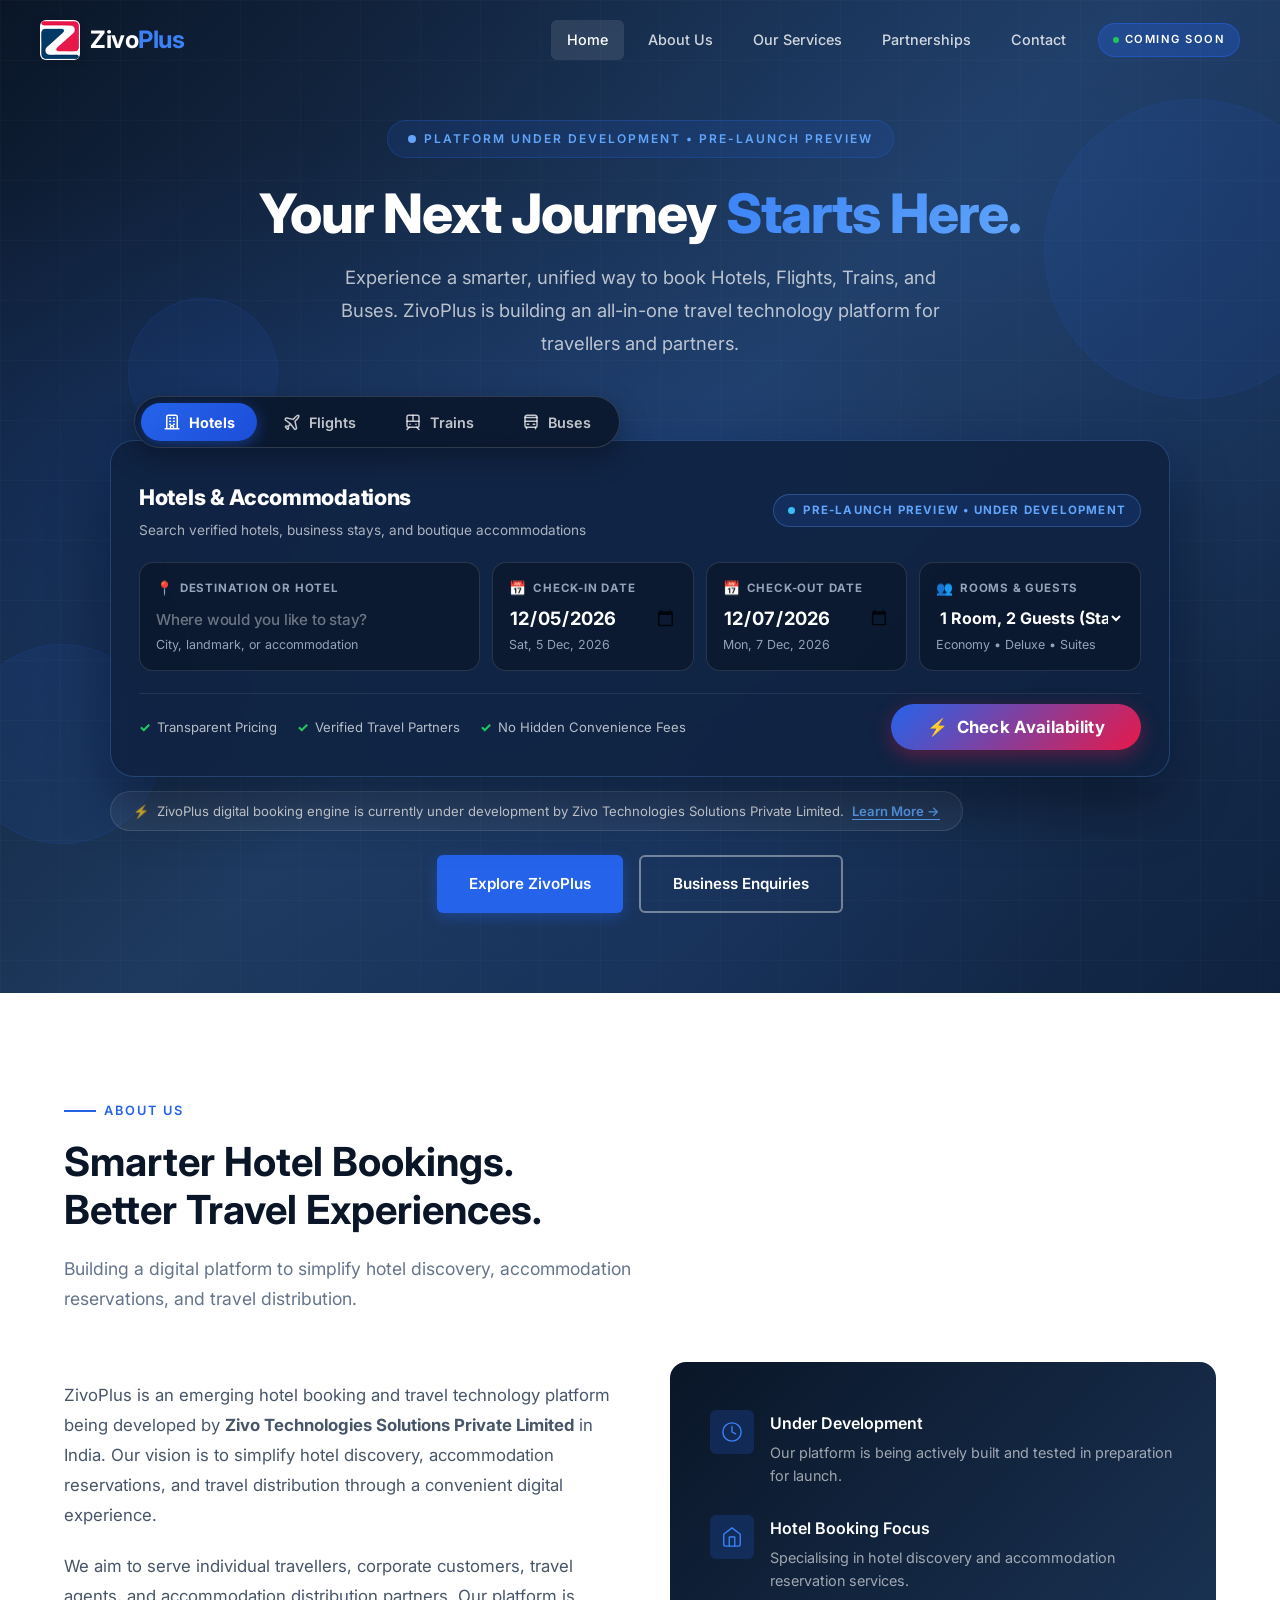
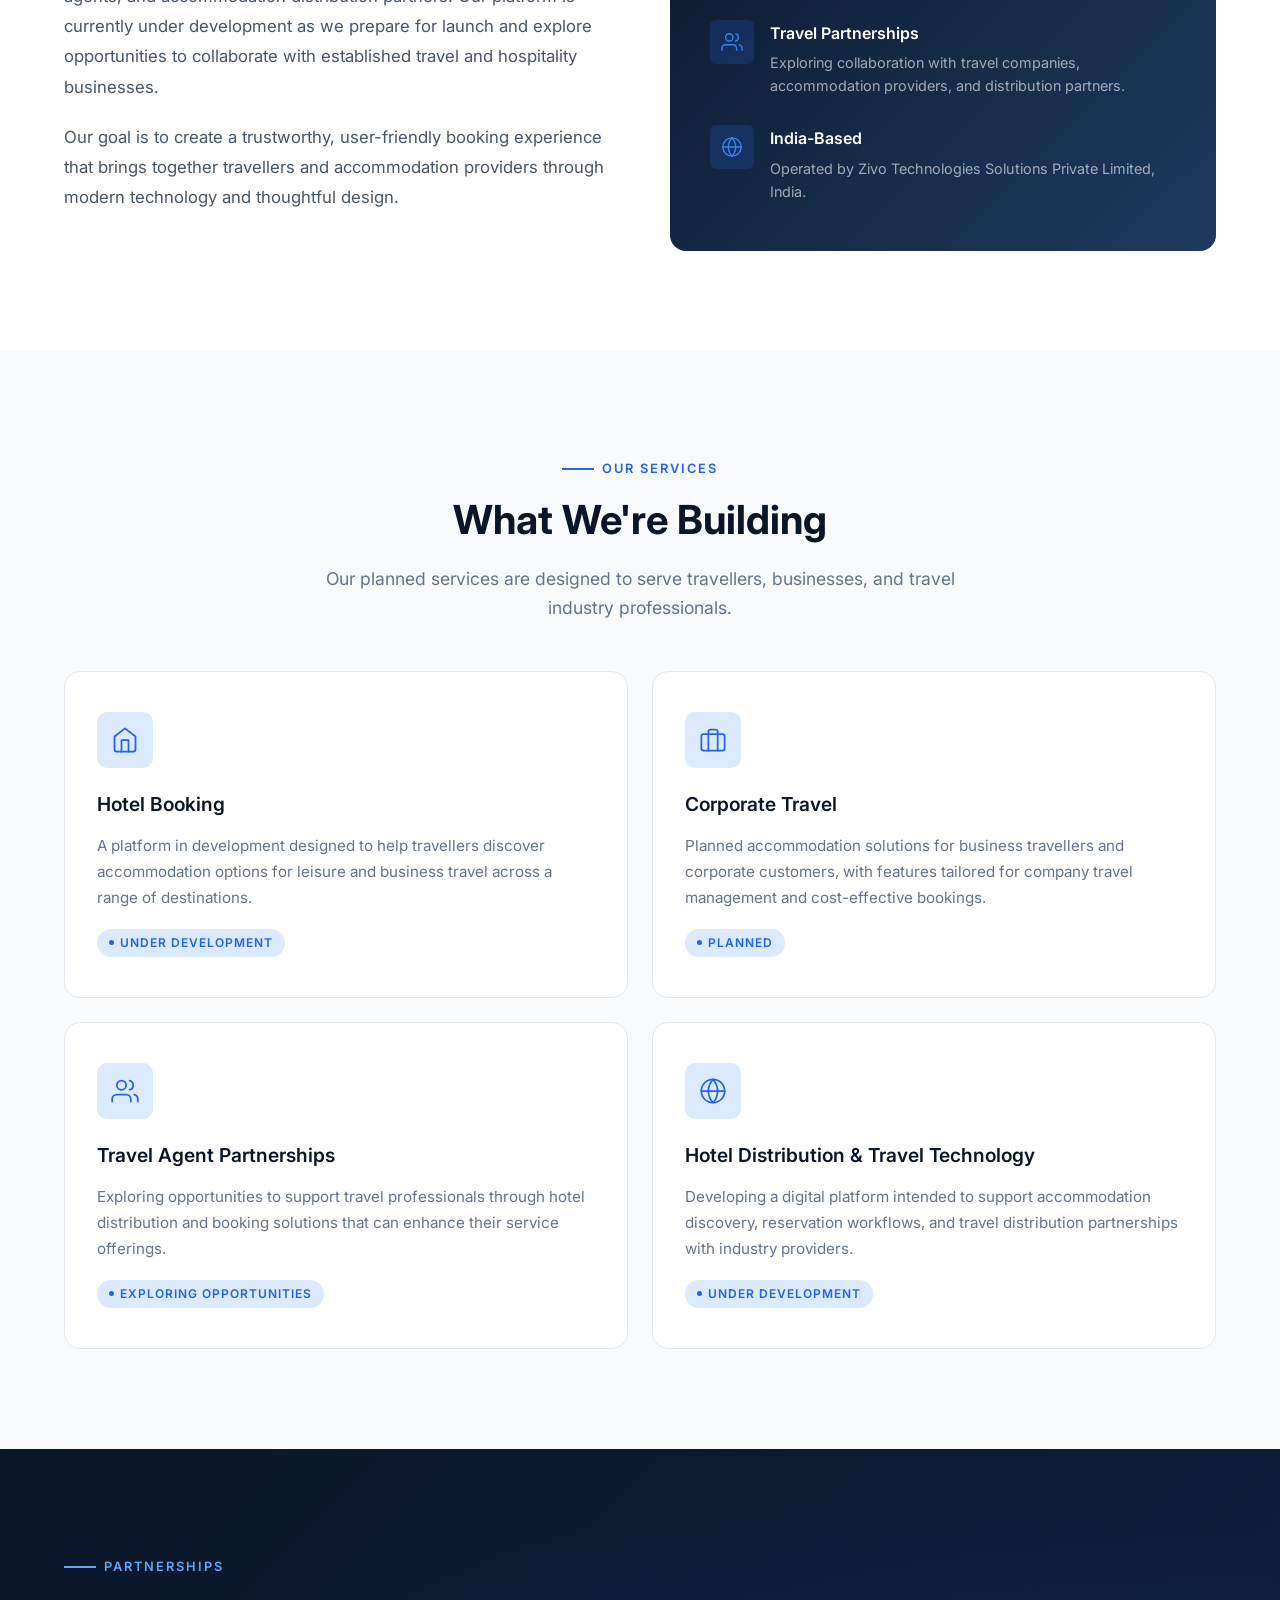
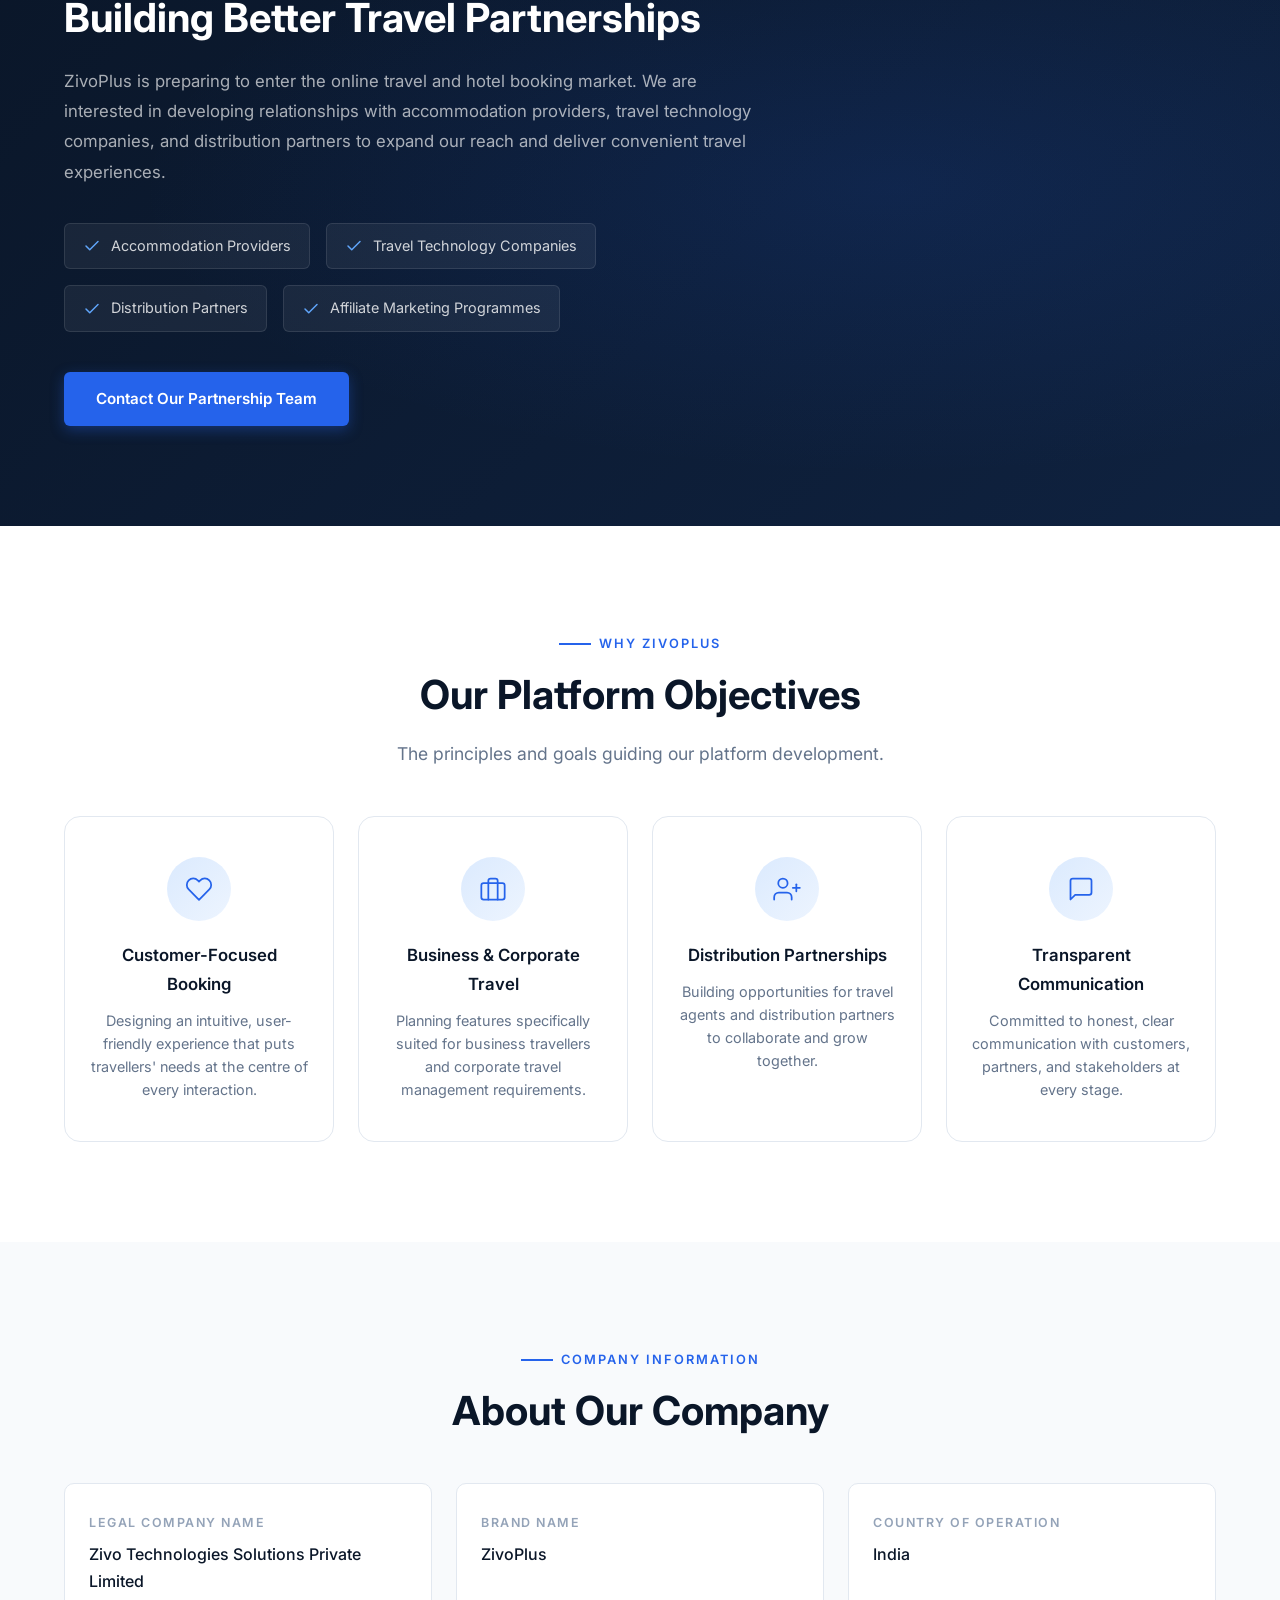
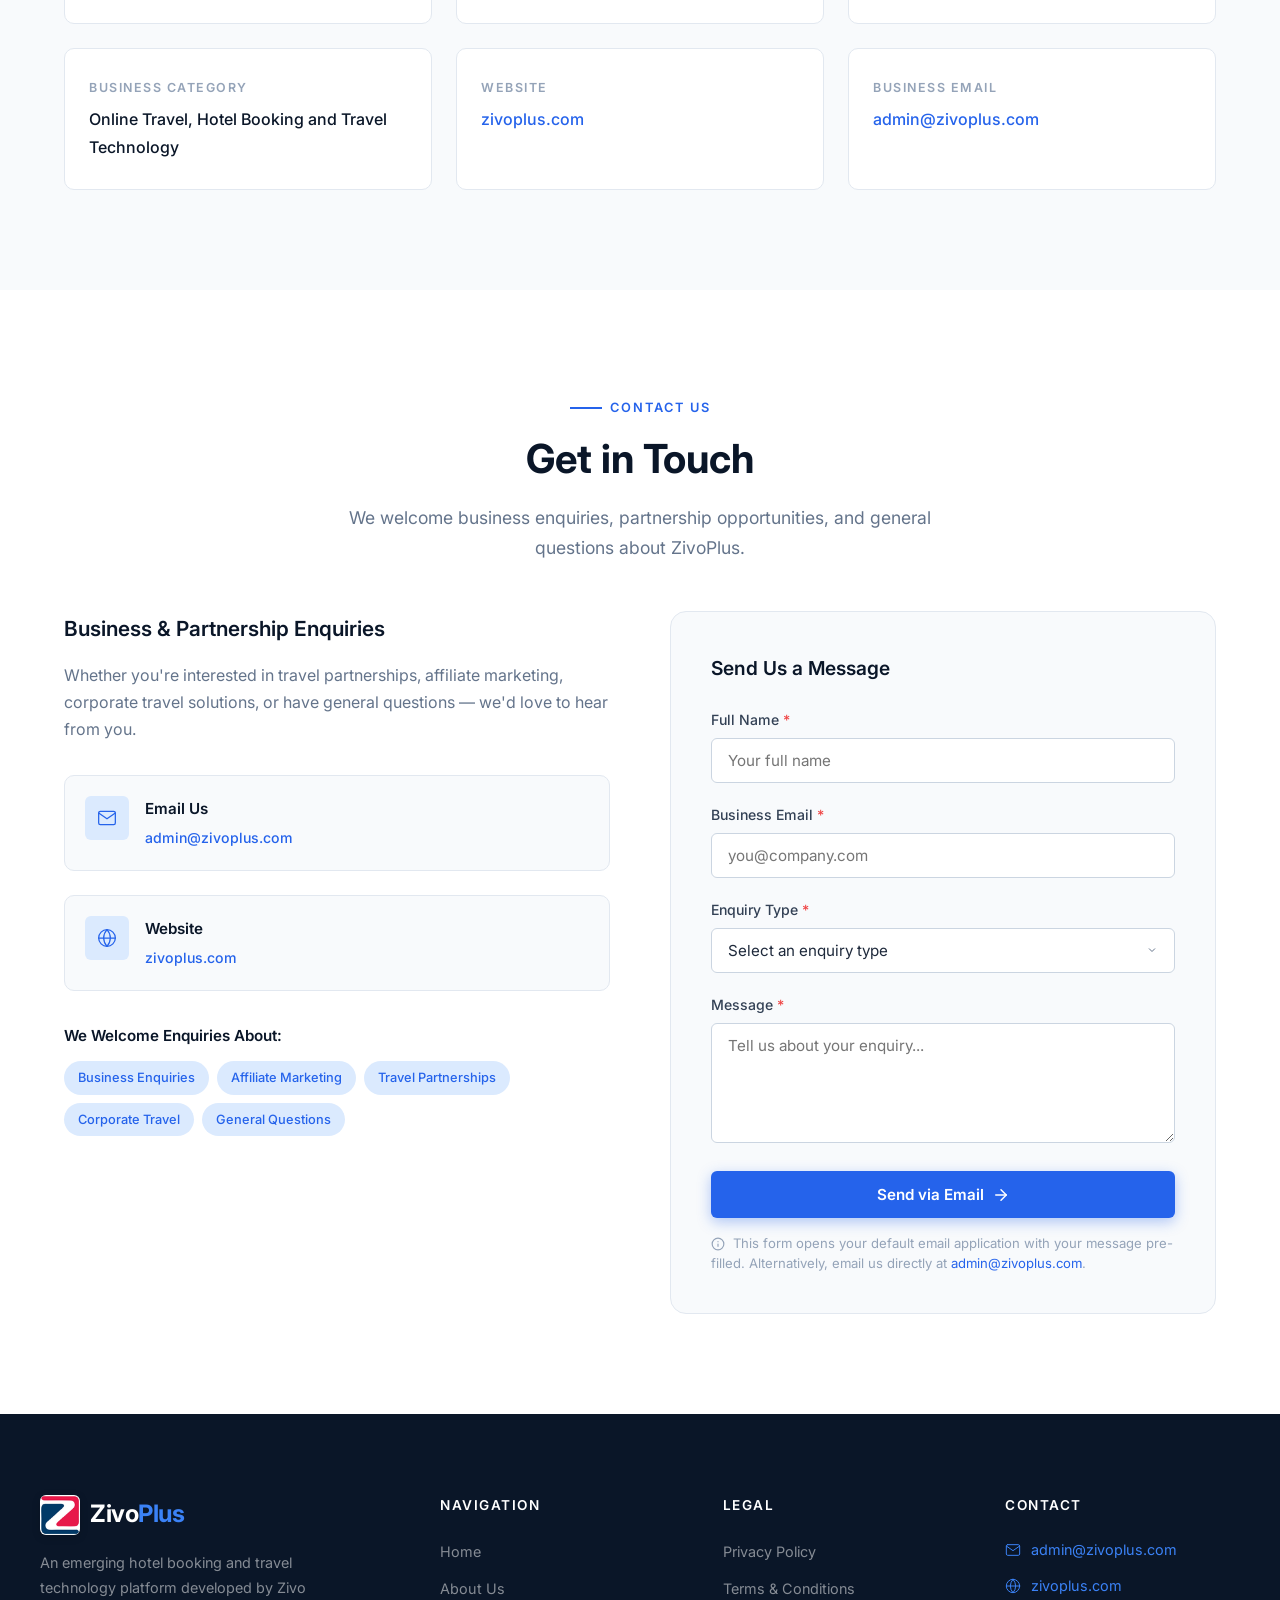
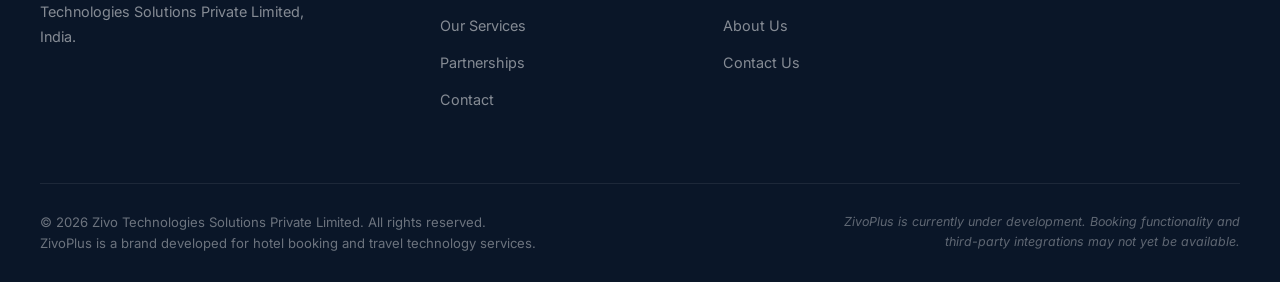
<file: index.html>
<!DOCTYPE html>
<html lang="en">
<head>
  <meta charset="UTF-8">
  <meta name="viewport" content="width=device-width, initial-scale=1.0">
  <title>ZivoPlus | Hotel Booking and Travel Technology</title>
  <meta name="description" content="Discover ZivoPlus, an emerging hotel booking and travel technology platform from India. Our digital platform is under development. Contact us for business and travel partnership enquiries.">
  <meta name="keywords" content="ZivoPlus, hotel booking, travel technology, accommodation, travel platform, India">
  <meta name="author" content="Zivo Technologies Solutions Private Limited">
  <link rel="canonical" href="https://zivoplus.com/">

  <!-- Open Graph -->
  <meta property="og:title" content="ZivoPlus | Hotel Booking and Travel Technology">
  <meta property="og:description" content="Discover ZivoPlus, an emerging hotel booking and travel technology platform from India. Our digital platform is under development.">
  <meta property="og:url" content="https://zivoplus.com/">
  <meta property="og:site_name" content="ZivoPlus">
  <meta property="og:type" content="website">
  <meta property="og:locale" content="en_IN">

  <meta property="og:image" content="https://zivoplus.com/images/logo.png">
  <meta property="og:image:width" content="661">
  <meta property="og:image:height" content="663">

  <!-- Twitter Card -->
  <meta name="twitter:card" content="summary">
  <meta name="twitter:title" content="ZivoPlus | Hotel Booking and Travel Technology">
  <meta name="twitter:description" content="Discover ZivoPlus, an emerging hotel booking and travel technology platform from India.">
  <meta name="twitter:image" content="https://zivoplus.com/images/logo.png">

  <!-- Favicon -->
  <link rel="icon" type="image/svg+xml" href="favicon.svg">
  <link rel="icon" type="image/png" sizes="32x32" href="images/favicon-32.png">
  <link rel="apple-touch-icon" sizes="128x128" href="images/logo-128.png">

  <!-- Google Fonts — Inter -->
  <link rel="preconnect" href="https://fonts.googleapis.com">
  <link rel="preconnect" href="https://fonts.gstatic.com" crossorigin>
  <link href="https://fonts.googleapis.com/css2?family=Inter:wght@400;500;600;700;800&display=swap" rel="stylesheet">

  <!-- Stylesheet -->
  <link rel="stylesheet" href="css/styles.css">

  <!-- Structured Data -->
  <script type="application/ld+json">
  {
    "@context": "https://schema.org",
    "@type": "Organization",
    "name": "Zivo Technologies Solutions Private Limited",
    "alternateName": "ZivoPlus",
    "url": "https://zivoplus.com",
    "email": "admin@zivoplus.com",
    "description": "ZivoPlus is an emerging hotel booking and travel technology platform under development by Zivo Technologies Solutions Private Limited, India.",
    "areaServed": "IN",
    "foundingLocation": {
      "@type": "Country",
      "name": "India"
    }
  }
  </script>
  <script type="application/ld+json">
  {
    "@context": "https://schema.org",
    "@type": "WebSite",
    "name": "ZivoPlus",
    "url": "https://zivoplus.com"
  }
  </script>
</head>
<body>

  <!-- ==================== HEADER ==================== -->
  <header class="header" role="banner">
    <div class="header-inner">
      <a href="/" class="logo" aria-label="ZivoPlus Home">
        <img src="images/logo-64.png" alt="ZivoPlus" class="logo-img" width="40" height="40">
        <div class="logo-text">Zivo<span>Plus</span></div>
      </a>

      <nav class="nav" role="navigation" aria-label="Main navigation">
        <a href="#home" class="nav-link active">Home</a>
        <a href="#about" class="nav-link">About Us</a>
        <a href="#services" class="nav-link">Our Services</a>
        <a href="#partnerships" class="nav-link">Partnerships</a>
        <a href="#contact" class="nav-link">Contact</a>
        <span class="coming-soon-badge" aria-label="Coming Soon">Coming Soon</span>
      </nav>

      <button class="mobile-toggle" aria-label="Toggle menu" aria-expanded="false">
        <span></span>
        <span></span>
        <span></span>
      </button>
    </div>
  </header>


  <!-- ==================== HERO ==================== -->
  <section id="home" class="hero">
    <!-- Floating decorative elements -->
    <div class="hero-float hero-float-1" aria-hidden="true"></div>
    <div class="hero-float hero-float-2" aria-hidden="true"></div>
    <div class="hero-float hero-float-3" aria-hidden="true"></div>

    <div class="hero-content">
      <div class="hero-status">
        <span class="dot"></span>
        Platform Under Development &bull; Pre-Launch Preview
      </div>

      <h1>Your Next Journey <span class="highlight">Starts Here.</span></h1>

      <p class="hero-description">
        Experience a smarter, unified way to book Hotels, Flights, Trains, and Buses. ZivoPlus is building an all-in-one travel technology platform for travellers and partners.
      </p>

      <!-- ZivoPlus Bespoke Travel Booking Suite -->
      <div class="zivo-booking-suite">
        <!-- Floating Capsule Tabs -->
        <nav class="zivo-category-nav" role="tablist" aria-label="Travel Services">
          <button class="zivo-nav-item active" data-service="hotels" role="tab" aria-selected="true">
            <svg viewBox="0 0 24 24" aria-hidden="true"><path d="M3 21h18M5 21V5a2 2 0 0 1 2-2h10a2 2 0 0 1 2 2v16M9 7h1M14 7h1M9 11h1M14 11h1M9 15h1M14 15h1M10 21v-3a1 1 0 0 1 1-1h2a1 1 0 0 1 1 1v3"/></svg>
            <span>Hotels</span>
          </button>
          <button class="zivo-nav-item" data-service="flights" role="tab" aria-selected="false">
            <svg viewBox="0 0 24 24" aria-hidden="true"><path d="M17.8 19.2 16 11l3.5-3.5C21 6 21.5 4 21 3.5c-.5-.5-2.5 0-4 1.5L13.5 8.5 5.3 6.7c-.9-.2-1.7.1-2.1.8-.5.7-.3 1.7.4 2.2l6.5 4.9-3.2 3.2-2.3-.5c-.4-.1-.8.1-1.1.4-.4.4-.4 1 0 1.4l2.1 2.1c.4.4 1 .4 1.4 0 .3-.3.5-.7.4-1.1l-.5-2.3 3.2-3.2 4.9 6.5c.5.7 1.5.9 2.2.4.7-.4 1-1.2.8-2.1z"/></svg>
            <span>Flights</span>
          </button>
          <button class="zivo-nav-item" data-service="trains" role="tab" aria-selected="false">
            <svg viewBox="0 0 24 24" aria-hidden="true"><rect x="4" y="3" width="16" height="16" rx="2"/><path d="M4 11h16M12 3v8M8 15h.01M16 15h.01M7 19l-3 3M17 19l3 3"/></svg>
            <span>Trains</span>
          </button>
          <button class="zivo-nav-item" data-service="buses" role="tab" aria-selected="false">
            <svg viewBox="0 0 24 24" aria-hidden="true"><path d="M4 6a3 3 0 0 1 3-3h10a3 3 0 0 1 3 3v11a2 2 0 0 1-2 2H6a2 2 0 0 1-2-2V6z"/><path d="M4 11h16M4 6h16M7 15h2M15 15h2M6 19v2M18 19v2"/></svg>
            <span>Buses</span>
          </button>
        </nav>

        <!-- Main Search Deck -->
        <div class="zivo-search-deck">
          <div class="zivo-deck-header">
            <div class="zivo-deck-title-area">
              <h2 class="zivo-deck-title" id="deckTitle">Hotels &amp; Accommodations</h2>
              <p class="zivo-deck-desc" id="deckDesc">Search verified hotels, business stays, and boutique accommodations</p>
            </div>
            <div class="zivo-dev-badge">
              <span class="zivo-pulse"></span> PRE-LAUNCH PREVIEW &bull; UNDER DEVELOPMENT
            </div>
          </div>

          <!-- 4-Column Selectable Inputs Grid -->
          <div class="zivo-fields-grid">
            <!-- Box 1: Destination -->
            <div class="zivo-input-box" id="box1">
              <span class="zivo-label" id="box1Label"><span class="zivo-label-icon">&#128205;</span> Destination or Hotel</span>
              <input type="text" id="zivoPrimaryInput" class="zivo-native-text" placeholder="Where would you like to stay?" value="" autocomplete="off">
              <p class="zivo-field-hint" id="box1Hint">City, landmark, or accommodation</p>
            </div>

            <!-- Box 2: Start Date -->
            <div class="zivo-input-box" id="box2">
              <span class="zivo-label" id="box2Label"><span class="zivo-label-icon">&#128197;</span> Check-In Date</span>
              <input type="date" id="zivoDateStart" class="zivo-native-date" aria-label="Check-In Date">
              <p class="zivo-field-hint" id="box2Hint">Select arrival date</p>
            </div>

            <!-- Box 3: End Date -->
            <div class="zivo-input-box" id="box3">
              <span class="zivo-label" id="box3Label"><span class="zivo-label-icon">&#128197;</span> Check-Out Date</span>
              <input type="date" id="zivoDateEnd" class="zivo-native-date" aria-label="Check-Out Date">
              <p class="zivo-field-hint" id="box3Hint">Select departure date</p>
            </div>

            <!-- Box 4: Select / Options -->
            <div class="zivo-input-box" id="box4">
              <span class="zivo-label" id="box4Label"><span class="zivo-label-icon">&#128101;</span> Rooms &amp; Guests</span>
              <select id="zivoOptionSelect" class="zivo-native-select" aria-label="Rooms and Guests">
                <option value="1 Room, 2 Guests">1 Room, 2 Guests (Standard)</option>
                <option value="1 Room, 1 Guest">1 Room, 1 Guest (Solo)</option>
                <option value="2 Rooms, 4 Guests">2 Rooms, 4 Guests (Family)</option>
                <option value="3+ Rooms">3+ Rooms (Group Deals)</option>
              </select>
              <p class="zivo-field-hint" id="box4Hint">Economy &bull; Deluxe &bull; Suites</p>
            </div>
          </div>

          <!-- Deck Footer -->
          <div class="zivo-deck-footer">
            <div class="zivo-perks">
              <span class="zivo-perk-item"><span>&#10003;</span> Transparent Pricing</span>
              <span class="zivo-perk-item"><span>&#10003;</span> Verified Travel Partners</span>
              <span class="zivo-perk-item"><span>&#10003;</span> No Hidden Convenience Fees</span>
            </div>
            <button type="button" class="btn-zivo-action" id="zivoSearchBtn">
              <span>&#9889;</span>
              <span id="zivoSearchBtnText">Check Availability</span>
            </button>
          </div>
        </div>

        <!-- Preview Notice -->
        <div class="zivo-preview-pill">
          <span>&#9889;</span>
          <span>ZivoPlus digital booking engine is currently under development by Zivo Technologies Solutions Private Limited.</span>
          <a href="#about">Learn More &rarr;</a>
        </div>
      </div>

      <div class="hero-buttons">
        <a href="#about" class="btn btn-primary">Explore ZivoPlus</a>
        <a href="mailto:admin@zivoplus.com?subject=Business%20Enquiry" class="btn btn-outline">Business Enquiries</a>
      </div>
    </div>
  </section>


  <!-- ==================== ABOUT ==================== -->
  <section id="about" class="about">
    <div class="container">
      <div class="fade-in">
        <span class="section-label">About Us</span>
        <h2 class="section-title">Smarter Hotel Bookings.<br>Better Travel Experiences.</h2>
        <p class="section-subtitle">Building a digital platform to simplify hotel discovery, accommodation reservations, and travel distribution.</p>
      </div>

      <div class="about-grid">
        <div class="about-content fade-in fade-in-delay-1">
          <p>
            ZivoPlus is an emerging hotel booking and travel technology platform being developed by <strong>Zivo Technologies Solutions Private Limited</strong> in India. Our vision is to simplify hotel discovery, accommodation reservations, and travel distribution through a convenient digital experience.
          </p>
          <p>
            We aim to serve individual travellers, corporate customers, travel agents, and accommodation distribution partners. Our platform is currently under development as we prepare for launch and explore opportunities to collaborate with established travel and hospitality businesses.
          </p>
          <p>
            Our goal is to create a trustworthy, user-friendly booking experience that brings together travellers and accommodation providers through modern technology and thoughtful design.
          </p>
        </div>

        <div class="about-visual fade-in fade-in-delay-2">
          <div class="about-card">
            <div class="about-card-item">
              <div class="about-card-icon">
                <svg xmlns="http://www.w3.org/2000/svg" viewBox="0 0 24 24" fill="none" stroke-width="1.5" stroke-linecap="round" stroke-linejoin="round"><circle cx="12" cy="12" r="10"/><path d="M12 6v6l4 2"/></svg>
              </div>
              <div>
                <h4>Under Development</h4>
                <p>Our platform is being actively built and tested in preparation for launch.</p>
              </div>
            </div>
            <div class="about-card-item">
              <div class="about-card-icon">
                <svg xmlns="http://www.w3.org/2000/svg" viewBox="0 0 24 24" fill="none" stroke-width="1.5" stroke-linecap="round" stroke-linejoin="round"><path d="M3 9l9-7 9 7v11a2 2 0 0 1-2 2H5a2 2 0 0 1-2-2z"/><polyline points="9 22 9 12 15 12 15 22"/></svg>
              </div>
              <div>
                <h4>Hotel Booking Focus</h4>
                <p>Specialising in hotel discovery and accommodation reservation services.</p>
              </div>
            </div>
            <div class="about-card-item">
              <div class="about-card-icon">
                <svg xmlns="http://www.w3.org/2000/svg" viewBox="0 0 24 24" fill="none" stroke-width="1.5" stroke-linecap="round" stroke-linejoin="round"><path d="M17 21v-2a4 4 0 0 0-4-4H5a4 4 0 0 0-4 4v2"/><circle cx="9" cy="7" r="4"/><path d="M23 21v-2a4 4 0 0 0-3-3.87"/><path d="M16 3.13a4 4 0 0 1 0 7.75"/></svg>
              </div>
              <div>
                <h4>Travel Partnerships</h4>
                <p>Exploring collaboration with travel companies, accommodation providers, and distribution partners.</p>
              </div>
            </div>
            <div class="about-card-item">
              <div class="about-card-icon">
                <svg xmlns="http://www.w3.org/2000/svg" viewBox="0 0 24 24" fill="none" stroke-width="1.5" stroke-linecap="round" stroke-linejoin="round"><circle cx="12" cy="12" r="10"/><line x1="2" y1="12" x2="22" y2="12"/><path d="M12 2a15.3 15.3 0 0 1 4 10 15.3 15.3 0 0 1-4 10 15.3 15.3 0 0 1-4-10 15.3 15.3 0 0 1 4-10z"/></svg>
              </div>
              <div>
                <h4>India-Based</h4>
                <p>Operated by Zivo Technologies Solutions Private Limited, India.</p>
              </div>
            </div>
          </div>
        </div>
      </div>
    </div>
  </section>


  <!-- ==================== SERVICES ==================== -->
  <section id="services" class="services">
    <div class="container">
      <div class="text-center fade-in">
        <span class="section-label">Our Services</span>
        <h2 class="section-title">What We're Building</h2>
        <p class="section-subtitle mx-auto">Our planned services are designed to serve travellers, businesses, and travel industry professionals.</p>
      </div>

      <div class="services-grid">
        <!-- Service 1: Hotel Booking -->
        <div class="service-card fade-in fade-in-delay-1">
          <div class="service-icon">
            <svg xmlns="http://www.w3.org/2000/svg" viewBox="0 0 24 24" fill="none" stroke-width="1.5" stroke-linecap="round" stroke-linejoin="round"><path d="M3 9l9-7 9 7v11a2 2 0 0 1-2 2H5a2 2 0 0 1-2-2z"/><polyline points="9 22 9 12 15 12 15 22"/></svg>
          </div>
          <h3>Hotel Booking</h3>
          <p>A platform in development designed to help travellers discover accommodation options for leisure and business travel across a range of destinations.</p>
          <span class="service-status">Under Development</span>
        </div>

        <!-- Service 2: Corporate Travel -->
        <div class="service-card fade-in fade-in-delay-2">
          <div class="service-icon">
            <svg xmlns="http://www.w3.org/2000/svg" viewBox="0 0 24 24" fill="none" stroke-width="1.5" stroke-linecap="round" stroke-linejoin="round"><rect x="2" y="7" width="20" height="14" rx="2" ry="2"/><path d="M16 21V5a2 2 0 0 0-2-2h-4a2 2 0 0 0-2 2v16"/></svg>
          </div>
          <h3>Corporate Travel</h3>
          <p>Planned accommodation solutions for business travellers and corporate customers, with features tailored for company travel management and cost-effective bookings.</p>
          <span class="service-status">Planned</span>
        </div>

        <!-- Service 3: Travel Agent Partnerships -->
        <div class="service-card fade-in fade-in-delay-3">
          <div class="service-icon">
            <svg xmlns="http://www.w3.org/2000/svg" viewBox="0 0 24 24" fill="none" stroke-width="1.5" stroke-linecap="round" stroke-linejoin="round"><path d="M17 21v-2a4 4 0 0 0-4-4H5a4 4 0 0 0-4 4v2"/><circle cx="9" cy="7" r="4"/><path d="M23 21v-2a4 4 0 0 0-3-3.87"/><path d="M16 3.13a4 4 0 0 1 0 7.75"/></svg>
          </div>
          <h3>Travel Agent Partnerships</h3>
          <p>Exploring opportunities to support travel professionals through hotel distribution and booking solutions that can enhance their service offerings.</p>
          <span class="service-status">Exploring Opportunities</span>
        </div>

        <!-- Service 4: Hotel Distribution & Travel Technology -->
        <div class="service-card fade-in fade-in-delay-4">
          <div class="service-icon">
            <svg xmlns="http://www.w3.org/2000/svg" viewBox="0 0 24 24" fill="none" stroke-width="1.5" stroke-linecap="round" stroke-linejoin="round"><circle cx="12" cy="12" r="10"/><line x1="2" y1="12" x2="22" y2="12"/><path d="M12 2a15.3 15.3 0 0 1 4 10 15.3 15.3 0 0 1-4 10 15.3 15.3 0 0 1-4-10 15.3 15.3 0 0 1 4-10z"/></svg>
          </div>
          <h3>Hotel Distribution &amp; Travel Technology</h3>
          <p>Developing a digital platform intended to support accommodation discovery, reservation workflows, and travel distribution partnerships with industry providers.</p>
          <span class="service-status">Under Development</span>
        </div>
      </div>
    </div>
  </section>


  <!-- ==================== PARTNERSHIPS ==================== -->
  <section id="partnerships" class="partnerships">
    <div class="container">
      <div class="partnerships-content fade-in">
        <span class="section-label">Partnerships</span>
        <h2 class="section-title">Building Better Travel Partnerships</h2>

        <p class="partnerships-text">
          ZivoPlus is preparing to enter the online travel and hotel booking market. We are interested in developing relationships with accommodation providers, travel technology companies, and distribution partners to expand our reach and deliver convenient travel experiences.
        </p>

        <div class="partnerships-features">
          <div class="partnership-feature">
            <svg xmlns="http://www.w3.org/2000/svg" viewBox="0 0 24 24" fill="none" stroke-width="2" stroke-linecap="round" stroke-linejoin="round"><polyline points="20 6 9 17 4 12"/></svg>
            Accommodation Providers
          </div>
          <div class="partnership-feature">
            <svg xmlns="http://www.w3.org/2000/svg" viewBox="0 0 24 24" fill="none" stroke-width="2" stroke-linecap="round" stroke-linejoin="round"><polyline points="20 6 9 17 4 12"/></svg>
            Travel Technology Companies
          </div>
          <div class="partnership-feature">
            <svg xmlns="http://www.w3.org/2000/svg" viewBox="0 0 24 24" fill="none" stroke-width="2" stroke-linecap="round" stroke-linejoin="round"><polyline points="20 6 9 17 4 12"/></svg>
            Distribution Partners
          </div>
          <div class="partnership-feature">
            <svg xmlns="http://www.w3.org/2000/svg" viewBox="0 0 24 24" fill="none" stroke-width="2" stroke-linecap="round" stroke-linejoin="round"><polyline points="20 6 9 17 4 12"/></svg>
            Affiliate Marketing Programmes
          </div>
        </div>

        <a href="mailto:admin@zivoplus.com?subject=Partnership%20Enquiry" class="btn btn-primary">Contact Our Partnership Team</a>
      </div>
    </div>
  </section>


  <!-- ==================== WHY ZIVOPLUS ==================== -->
  <section id="why-us" class="why-us">
    <div class="container">
      <div class="text-center fade-in">
        <span class="section-label">Why ZivoPlus</span>
        <h2 class="section-title">Our Platform Objectives</h2>
        <p class="section-subtitle mx-auto">The principles and goals guiding our platform development.</p>
      </div>

      <div class="why-grid">
        <div class="why-card fade-in fade-in-delay-1">
          <div class="why-icon">
            <svg xmlns="http://www.w3.org/2000/svg" viewBox="0 0 24 24" fill="none" stroke-width="1.5" stroke-linecap="round" stroke-linejoin="round"><path d="M20.84 4.61a5.5 5.5 0 0 0-7.78 0L12 5.67l-1.06-1.06a5.5 5.5 0 0 0-7.78 7.78l1.06 1.06L12 21.23l7.78-7.78 1.06-1.06a5.5 5.5 0 0 0 0-7.78z"/></svg>
          </div>
          <h3>Customer-Focused Booking</h3>
          <p>Designing an intuitive, user-friendly experience that puts travellers' needs at the centre of every interaction.</p>
        </div>

        <div class="why-card fade-in fade-in-delay-2">
          <div class="why-icon">
            <svg xmlns="http://www.w3.org/2000/svg" viewBox="0 0 24 24" fill="none" stroke-width="1.5" stroke-linecap="round" stroke-linejoin="round"><rect x="2" y="7" width="20" height="14" rx="2" ry="2"/><path d="M16 21V5a2 2 0 0 0-2-2h-4a2 2 0 0 0-2 2v16"/></svg>
          </div>
          <h3>Business &amp; Corporate Travel</h3>
          <p>Planning features specifically suited for business travellers and corporate travel management requirements.</p>
        </div>

        <div class="why-card fade-in fade-in-delay-3">
          <div class="why-icon">
            <svg xmlns="http://www.w3.org/2000/svg" viewBox="0 0 24 24" fill="none" stroke-width="1.5" stroke-linecap="round" stroke-linejoin="round"><path d="M16 21v-2a4 4 0 0 0-4-4H5a4 4 0 0 0-4 4v2"/><circle cx="8.5" cy="7" r="4"/><line x1="20" y1="8" x2="20" y2="14"/><line x1="23" y1="11" x2="17" y2="11"/></svg>
          </div>
          <h3>Distribution Partnerships</h3>
          <p>Building opportunities for travel agents and distribution partners to collaborate and grow together.</p>
        </div>

        <div class="why-card fade-in fade-in-delay-4">
          <div class="why-icon">
            <svg xmlns="http://www.w3.org/2000/svg" viewBox="0 0 24 24" fill="none" stroke-width="1.5" stroke-linecap="round" stroke-linejoin="round"><path d="M21 15a2 2 0 0 1-2 2H7l-4 4V5a2 2 0 0 1 2-2h14a2 2 0 0 1 2 2z"/></svg>
          </div>
          <h3>Transparent Communication</h3>
          <p>Committed to honest, clear communication with customers, partners, and stakeholders at every stage.</p>
        </div>
      </div>
    </div>
  </section>


  <!-- ==================== COMPANY INFORMATION ==================== -->
  <section id="company" class="company-info">
    <div class="container">
      <div class="text-center fade-in">
        <span class="section-label">Company Information</span>
        <h2 class="section-title">About Our Company</h2>
      </div>

      <div class="company-grid fade-in">
        <div class="company-detail">
          <div class="company-detail-label">Legal Company Name</div>
          <div class="company-detail-value">Zivo Technologies Solutions Private Limited</div>
        </div>
        <div class="company-detail">
          <div class="company-detail-label">Brand Name</div>
          <div class="company-detail-value">ZivoPlus</div>
        </div>
        <div class="company-detail">
          <div class="company-detail-label">Country of Operation</div>
          <div class="company-detail-value">India</div>
        </div>
        <div class="company-detail">
          <div class="company-detail-label">Business Category</div>
          <div class="company-detail-value">Online Travel, Hotel Booking and Travel Technology</div>
        </div>
        <div class="company-detail">
          <div class="company-detail-label">Website</div>
          <div class="company-detail-value"><a href="https://zivoplus.com" target="_blank" rel="noopener">zivoplus.com</a></div>
        </div>
        <div class="company-detail">
          <div class="company-detail-label">Business Email</div>
          <div class="company-detail-value"><a href="mailto:admin@zivoplus.com">admin@zivoplus.com</a></div>
        </div>
      </div>
    </div>
  </section>


  <!-- ==================== CONTACT ==================== -->
  <section id="contact" class="contact">
    <div class="container">
      <div class="text-center fade-in">
        <span class="section-label">Contact Us</span>
        <h2 class="section-title">Get in Touch</h2>
        <p class="section-subtitle mx-auto">We welcome business enquiries, partnership opportunities, and general questions about ZivoPlus.</p>
      </div>

      <div class="contact-grid">
        <!-- Contact Information -->
        <div class="contact-info fade-in fade-in-delay-1">
          <h3>Business &amp; Partnership Enquiries</h3>
          <p>Whether you're interested in travel partnerships, affiliate marketing, corporate travel solutions, or have general questions — we'd love to hear from you.</p>

          <div class="contact-method">
            <div class="contact-method-icon">
              <svg xmlns="http://www.w3.org/2000/svg" viewBox="0 0 24 24" fill="none" stroke-width="1.5" stroke-linecap="round" stroke-linejoin="round"><path d="M4 4h16c1.1 0 2 .9 2 2v12c0 1.1-.9 2-2 2H4c-1.1 0-2-.9-2-2V6c0-1.1.9-2 2-2z"/><polyline points="22,6 12,13 2,6"/></svg>
            </div>
            <div>
              <h4>Email Us</h4>
              <p><a href="mailto:admin@zivoplus.com">admin@zivoplus.com</a></p>
            </div>
          </div>

          <div class="contact-method">
            <div class="contact-method-icon">
              <svg xmlns="http://www.w3.org/2000/svg" viewBox="0 0 24 24" fill="none" stroke-width="1.5" stroke-linecap="round" stroke-linejoin="round"><circle cx="12" cy="12" r="10"/><line x1="2" y1="12" x2="22" y2="12"/><path d="M12 2a15.3 15.3 0 0 1 4 10 15.3 15.3 0 0 1-4 10 15.3 15.3 0 0 1-4-10 15.3 15.3 0 0 1 4-10z"/></svg>
            </div>
            <div>
              <h4>Website</h4>
              <p><a href="https://zivoplus.com">zivoplus.com</a></p>
            </div>
          </div>

          <div class="enquiry-types">
            <h4>We Welcome Enquiries About:</h4>
            <div class="enquiry-type-list">
              <span class="enquiry-type-tag">Business Enquiries</span>
              <span class="enquiry-type-tag">Affiliate Marketing</span>
              <span class="enquiry-type-tag">Travel Partnerships</span>
              <span class="enquiry-type-tag">Corporate Travel</span>
              <span class="enquiry-type-tag">General Questions</span>
            </div>
          </div>
        </div>

        <!-- Contact Form -->
        <div class="contact-form-wrapper fade-in fade-in-delay-2">
          <h3>Send Us a Message</h3>
          <form id="contactForm" novalidate>
            <div class="form-group">
              <label for="contactName">Full Name <span class="required">*</span></label>
              <input type="text" id="contactName" name="name" class="form-control" placeholder="Your full name" required>
              <div class="form-error-message" aria-live="polite"></div>
            </div>

            <div class="form-group">
              <label for="contactEmail">Business Email <span class="required">*</span></label>
              <input type="email" id="contactEmail" name="email" class="form-control" placeholder="you@company.com" required>
              <div class="form-error-message" aria-live="polite"></div>
            </div>

            <div class="form-group">
              <label for="enquiryType">Enquiry Type <span class="required">*</span></label>
              <select id="enquiryType" name="enquiry_type" class="form-control" required>
                <option value="">Select an enquiry type</option>
                <option value="Business Enquiry">Business Enquiry</option>
                <option value="Affiliate Marketing">Affiliate Marketing</option>
                <option value="Travel Partnership">Travel Partnership</option>
                <option value="Corporate Travel">Corporate Travel</option>
                <option value="General Enquiry">General Enquiry</option>
              </select>
              <div class="form-error-message" aria-live="polite"></div>
            </div>

            <div class="form-group">
              <label for="contactMessage">Message <span class="required">*</span></label>
              <textarea id="contactMessage" name="message" class="form-control" placeholder="Tell us about your enquiry..." required></textarea>
              <div class="form-error-message" aria-live="polite"></div>
            </div>

            <button type="submit" class="btn btn-primary" style="width: 100%;">
              Send via Email
              <svg xmlns="http://www.w3.org/2000/svg" width="18" height="18" viewBox="0 0 24 24" fill="none" stroke="currentColor" stroke-width="2" stroke-linecap="round" stroke-linejoin="round"><line x1="5" y1="12" x2="19" y2="12"/><polyline points="12 5 19 12 12 19"/></svg>
            </button>

            <p class="form-note">
              <svg xmlns="http://www.w3.org/2000/svg" viewBox="0 0 24 24" fill="none" stroke="currentColor" stroke-width="2" stroke-linecap="round" stroke-linejoin="round"><circle cx="12" cy="12" r="10"/><line x1="12" y1="16" x2="12" y2="12"/><line x1="12" y1="8" x2="12.01" y2="8"/></svg>
              This form opens your default email application with your message pre-filled. Alternatively, email us directly at <a href="mailto:admin@zivoplus.com" style="color: var(--color-blue-accent);">admin@zivoplus.com</a>.
            </p>
          </form>
        </div>
      </div>
    </div>
  </section>


  <!-- ==================== FOOTER ==================== -->
  <footer class="footer" role="contentinfo">
    <div class="footer-grid">
      <!-- Brand Column -->
      <div class="footer-brand">
        <a href="/" class="logo" aria-label="ZivoPlus Home">
          <img src="images/logo-64.png" alt="ZivoPlus" class="logo-img" width="40" height="40">
          <div class="logo-text">Zivo<span>Plus</span></div>
        </a>
        <p>An emerging hotel booking and travel technology platform developed by Zivo Technologies Solutions Private Limited, India.</p>
      </div>

      <!-- Navigation -->
      <div class="footer-col">
        <h4>Navigation</h4>
        <ul class="footer-links">
          <li><a href="#home">Home</a></li>
          <li><a href="#about">About Us</a></li>
          <li><a href="#services">Our Services</a></li>
          <li><a href="#partnerships">Partnerships</a></li>
          <li><a href="#contact">Contact</a></li>
        </ul>
      </div>

      <!-- Legal -->
      <div class="footer-col">
        <h4>Legal</h4>
        <ul class="footer-links">
          <li><a href="privacy-policy.html">Privacy Policy</a></li>
          <li><a href="terms-and-conditions.html">Terms &amp; Conditions</a></li>
          <li><a href="about.html">About Us</a></li>
          <li><a href="contact.html">Contact Us</a></li>
        </ul>
      </div>

      <!-- Contact -->
      <div class="footer-col">
        <h4>Contact</h4>
        <div class="footer-contact-item">
          <svg xmlns="http://www.w3.org/2000/svg" viewBox="0 0 24 24" fill="none" stroke-width="1.5" stroke-linecap="round" stroke-linejoin="round"><path d="M4 4h16c1.1 0 2 .9 2 2v12c0 1.1-.9 2-2 2H4c-1.1 0-2-.9-2-2V6c0-1.1.9-2 2-2z"/><polyline points="22,6 12,13 2,6"/></svg>
          <a href="mailto:admin@zivoplus.com">admin@zivoplus.com</a>
        </div>
        <div class="footer-contact-item">
          <svg xmlns="http://www.w3.org/2000/svg" viewBox="0 0 24 24" fill="none" stroke-width="1.5" stroke-linecap="round" stroke-linejoin="round"><circle cx="12" cy="12" r="10"/><line x1="2" y1="12" x2="22" y2="12"/><path d="M12 2a15.3 15.3 0 0 1 4 10 15.3 15.3 0 0 1-4 10 15.3 15.3 0 0 1-4-10 15.3 15.3 0 0 1 4-10z"/></svg>
          <a href="https://zivoplus.com">zivoplus.com</a>
        </div>
      </div>
    </div>

    <div class="footer-bottom">
      <div class="footer-bottom-inner">
        <div class="footer-copyright">
          &copy; 2026 Zivo Technologies Solutions Private Limited. All rights reserved.<br>
          ZivoPlus is a brand developed for hotel booking and travel technology services.
        </div>
        <div class="footer-status">
          ZivoPlus is currently under development. Booking functionality and third-party integrations may not yet be available.
        </div>
      </div>
    </div>
  </footer>


  <!-- ==================== BOOKING MODAL (COMING SOON) ==================== -->
  <div class="booking-modal-overlay" id="bookingModalOverlay" role="dialog" aria-modal="true" aria-labelledby="modalTitle">
    <div class="booking-modal">
      <button class="booking-modal-close" id="bookingModalClose" aria-label="Close modal">&times;</button>
      <div class="booking-modal-icon">
        <img src="images/logo-64.png" alt="ZivoPlus">
      </div>
      <h3 id="modalTitle">Booking Engine Coming Soon!</h3>
      <p>
        The ZivoPlus unified booking platform for <strong>Hotels, Flights, Trains, and Buses</strong> is currently under active engineering by <strong>Zivo Technologies Solutions Private Limited</strong>.
      </p>
      <p style="font-size: 0.88rem; color: #64748b; margin-top: -10px;">
        We are completing supplier integrations and testing inventory connectivity. Stay tuned for our live rollout!
      </p>
      <div class="booking-modal-actions">
        <a href="mailto:admin@zivoplus.com?subject=Travel%20Partnership%20Enquiry" class="btn btn-primary" style="padding: 12px 28px;">Partner Enquiries</a>
        <button type="button" class="btn btn-outline" id="bookingModalDismiss" style="padding: 12px 24px; color: #1e293b; border-color: #cbd5e1;">Got It</button>
      </div>
    </div>
  </div>


  <!-- JavaScript -->
  <script src="js/main.js"></script>

</body>
</html>
</file>
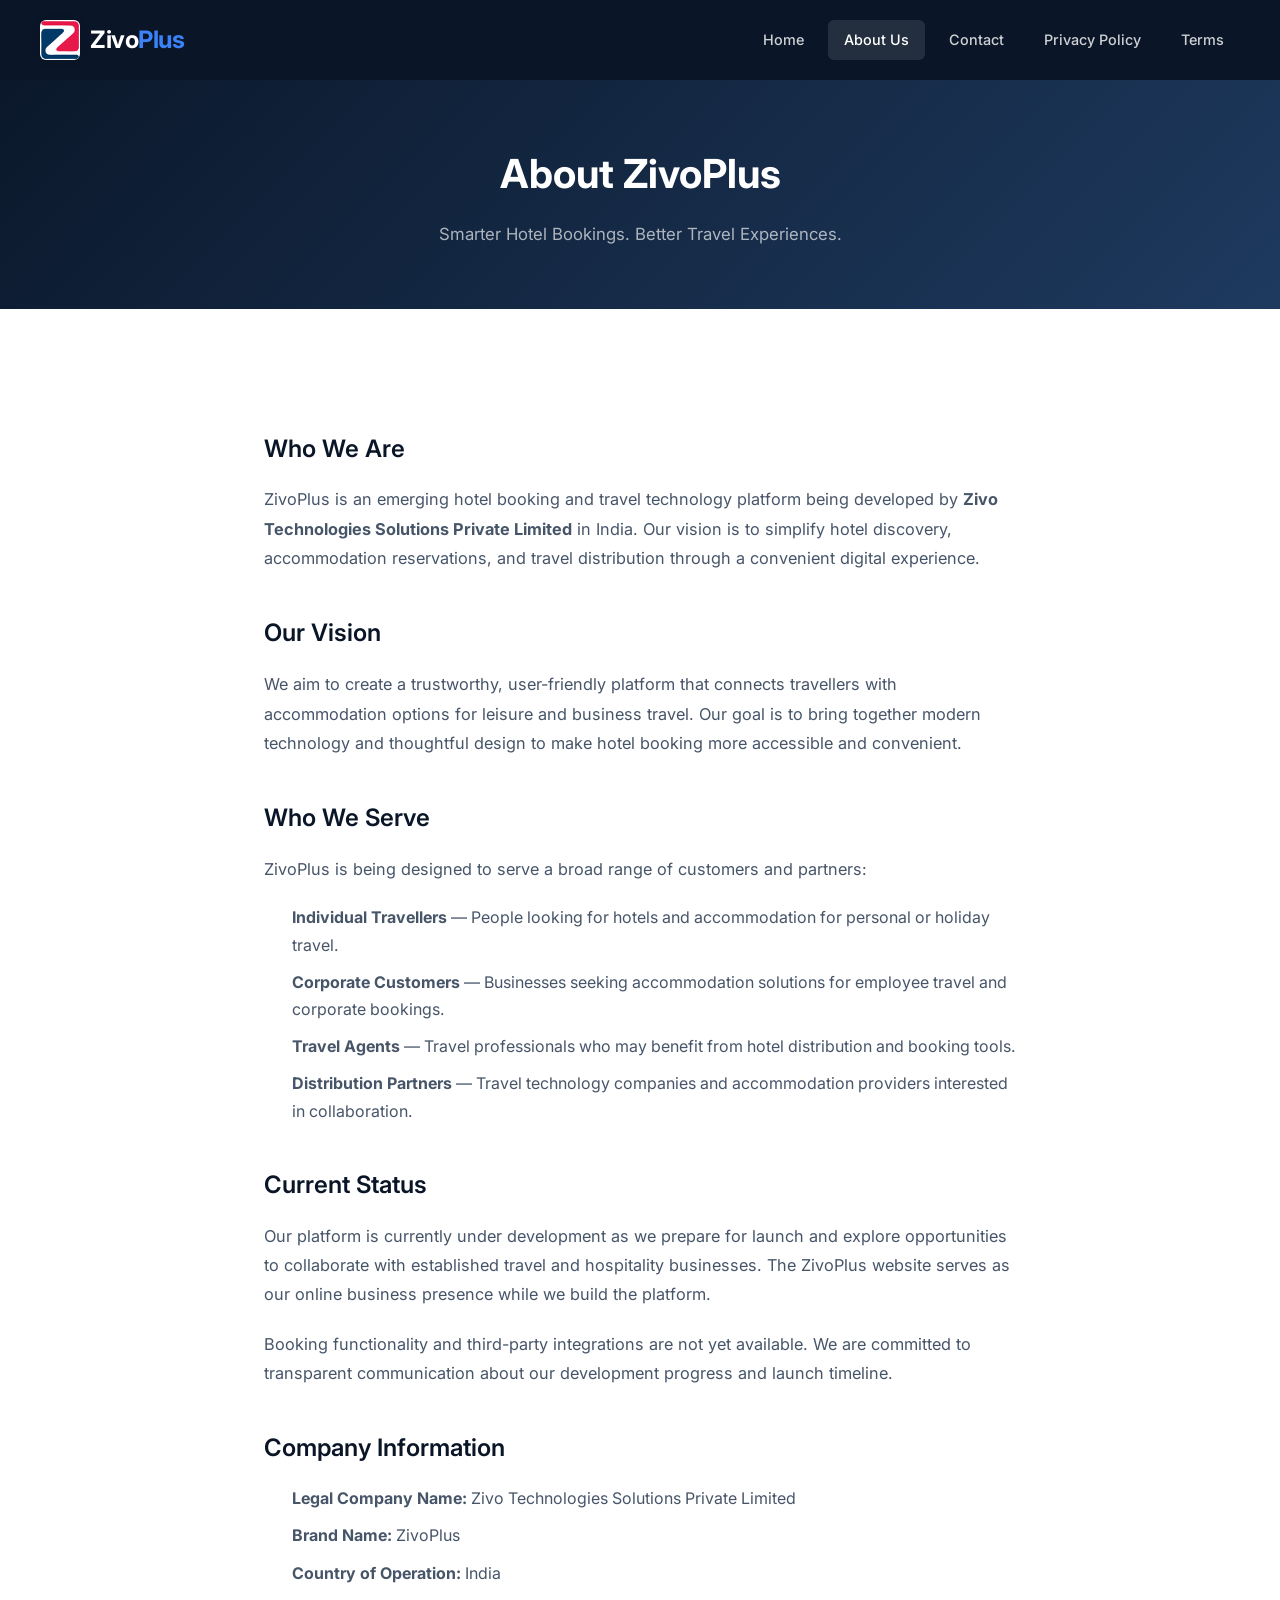
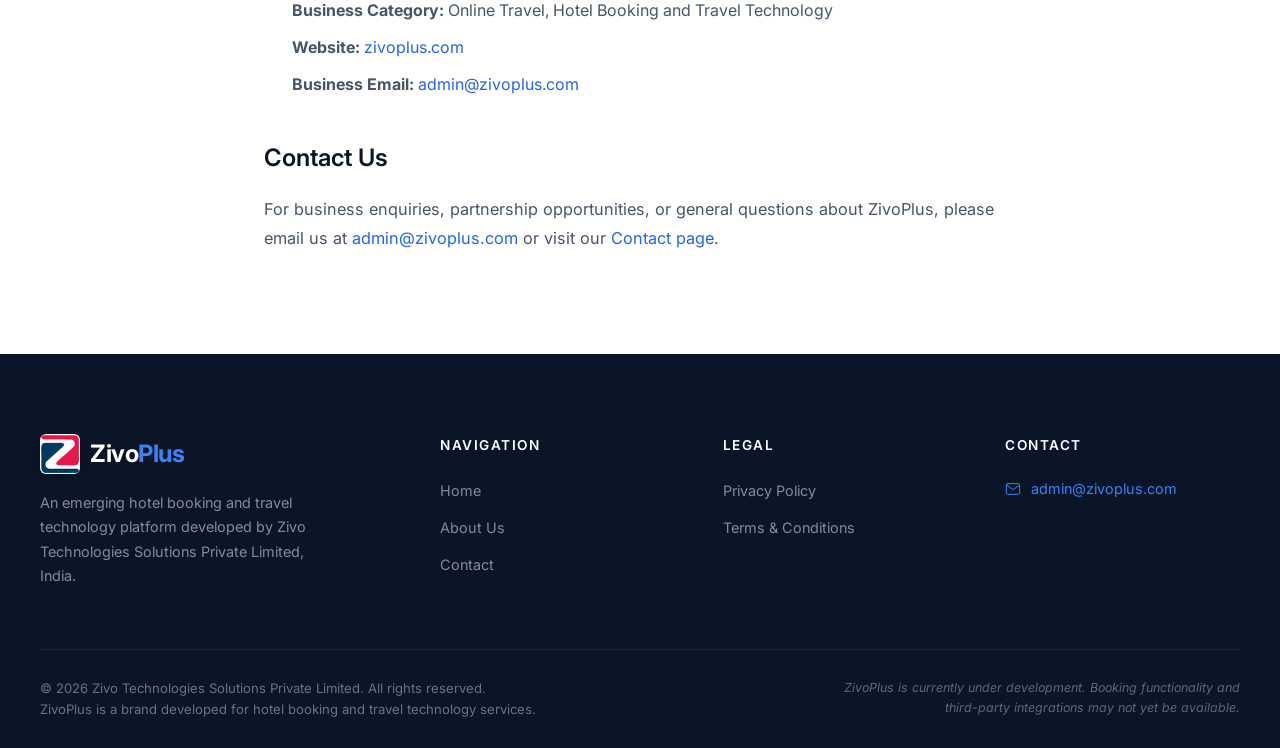
<file: about.html>
<!DOCTYPE html>
<html lang="en">
<head>
  <meta charset="UTF-8">
  <meta name="viewport" content="width=device-width, initial-scale=1.0">
  <title>About Us | ZivoPlus</title>
  <meta name="description" content="Learn about ZivoPlus — an emerging hotel booking and travel technology platform developed by Zivo Technologies Solutions Private Limited, India.">
  <link rel="canonical" href="https://zivoplus.com/about.html">

  <meta property="og:image" content="https://zivoplus.com/images/logo.png">

  <!-- Favicon -->
  <link rel="icon" type="image/svg+xml" href="favicon.svg">
  <link rel="icon" type="image/png" sizes="32x32" href="images/favicon-32.png">
  <link rel="apple-touch-icon" sizes="128x128" href="images/logo-128.png">

  <!-- Google Fonts -->
  <link rel="preconnect" href="https://fonts.googleapis.com">
  <link rel="preconnect" href="https://fonts.gstatic.com" crossorigin>
  <link href="https://fonts.googleapis.com/css2?family=Inter:wght@400;500;600;700;800&display=swap" rel="stylesheet">

  <!-- Stylesheet -->
  <link rel="stylesheet" href="css/styles.css">
</head>
<body>

  <!-- Header -->
  <header class="header header-legal" role="banner">
    <div class="header-inner">
      <a href="/" class="logo" aria-label="ZivoPlus Home">
        <img src="images/logo-64.png" alt="ZivoPlus" class="logo-img" width="40" height="40">
        <div class="logo-text">Zivo<span>Plus</span></div>
      </a>
      <nav class="nav" role="navigation" aria-label="Main navigation">
        <a href="/" class="nav-link">Home</a>
        <a href="about.html" class="nav-link active">About Us</a>
        <a href="contact.html" class="nav-link">Contact</a>
        <a href="privacy-policy.html" class="nav-link">Privacy Policy</a>
        <a href="terms-and-conditions.html" class="nav-link">Terms</a>
      </nav>
      <button class="mobile-toggle" aria-label="Toggle menu" aria-expanded="false">
        <span></span><span></span><span></span>
      </button>
    </div>
  </header>

  <!-- Page Hero -->
  <section class="page-hero">
    <div class="container">
      <h1>About ZivoPlus</h1>
      <p>Smarter Hotel Bookings. Better Travel Experiences.</p>
    </div>
  </section>

  <!-- Content -->
  <main class="page-content">
    <div class="container">
      <h2>Who We Are</h2>
      <p>
        ZivoPlus is an emerging hotel booking and travel technology platform being developed by <strong>Zivo Technologies Solutions Private Limited</strong> in India. Our vision is to simplify hotel discovery, accommodation reservations, and travel distribution through a convenient digital experience.
      </p>

      <h2>Our Vision</h2>
      <p>
        We aim to create a trustworthy, user-friendly platform that connects travellers with accommodation options for leisure and business travel. Our goal is to bring together modern technology and thoughtful design to make hotel booking more accessible and convenient.
      </p>

      <h2>Who We Serve</h2>
      <p>
        ZivoPlus is being designed to serve a broad range of customers and partners:
      </p>
      <ul style="padding-left: 20px; margin-bottom: 20px;">
        <li style="color: var(--color-gray-500); margin-bottom: 10px; position: relative; padding-left: 8px;"><strong>Individual Travellers</strong> — People looking for hotels and accommodation for personal or holiday travel.</li>
        <li style="color: var(--color-gray-500); margin-bottom: 10px; position: relative; padding-left: 8px;"><strong>Corporate Customers</strong> — Businesses seeking accommodation solutions for employee travel and corporate bookings.</li>
        <li style="color: var(--color-gray-500); margin-bottom: 10px; position: relative; padding-left: 8px;"><strong>Travel Agents</strong> — Travel professionals who may benefit from hotel distribution and booking tools.</li>
        <li style="color: var(--color-gray-500); margin-bottom: 10px; position: relative; padding-left: 8px;"><strong>Distribution Partners</strong> — Travel technology companies and accommodation providers interested in collaboration.</li>
      </ul>

      <h2>Current Status</h2>
      <p>
        Our platform is currently under development as we prepare for launch and explore opportunities to collaborate with established travel and hospitality businesses. The ZivoPlus website serves as our online business presence while we build the platform.
      </p>
      <p>
        Booking functionality and third-party integrations are not yet available. We are committed to transparent communication about our development progress and launch timeline.
      </p>

      <h2>Company Information</h2>
      <ul style="padding-left: 20px; margin-bottom: 20px;">
        <li style="color: var(--color-gray-500); margin-bottom: 10px; position: relative; padding-left: 8px;"><strong>Legal Company Name:</strong> Zivo Technologies Solutions Private Limited</li>
        <li style="color: var(--color-gray-500); margin-bottom: 10px; position: relative; padding-left: 8px;"><strong>Brand Name:</strong> ZivoPlus</li>
        <li style="color: var(--color-gray-500); margin-bottom: 10px; position: relative; padding-left: 8px;"><strong>Country of Operation:</strong> India</li>
        <li style="color: var(--color-gray-500); margin-bottom: 10px; position: relative; padding-left: 8px;"><strong>Business Category:</strong> Online Travel, Hotel Booking and Travel Technology</li>
        <li style="color: var(--color-gray-500); margin-bottom: 10px; position: relative; padding-left: 8px;"><strong>Website:</strong> <a href="https://zivoplus.com" style="color: var(--color-blue-accent);">zivoplus.com</a></li>
        <li style="color: var(--color-gray-500); margin-bottom: 10px; position: relative; padding-left: 8px;"><strong>Business Email:</strong> <a href="mailto:admin@zivoplus.com" style="color: var(--color-blue-accent);">admin@zivoplus.com</a></li>
      </ul>

      <h2>Contact Us</h2>
      <p>
        For business enquiries, partnership opportunities, or general questions about ZivoPlus, please email us at <a href="mailto:admin@zivoplus.com" style="color: var(--color-blue-accent);">admin@zivoplus.com</a> or visit our <a href="contact.html" style="color: var(--color-blue-accent);">Contact page</a>.
      </p>
    </div>
  </main>

  <!-- Footer -->
  <footer class="footer" role="contentinfo">
    <div class="footer-grid">
      <div class="footer-brand">
        <a href="/" class="logo" aria-label="ZivoPlus Home">
          <img src="images/logo-64.png" alt="ZivoPlus" class="logo-img" width="40" height="40">
          <div class="logo-text">Zivo<span>Plus</span></div>
        </a>
        <p>An emerging hotel booking and travel technology platform developed by Zivo Technologies Solutions Private Limited, India.</p>
      </div>
      <div class="footer-col">
        <h4>Navigation</h4>
        <ul class="footer-links">
          <li><a href="/">Home</a></li>
          <li><a href="about.html">About Us</a></li>
          <li><a href="contact.html">Contact</a></li>
        </ul>
      </div>
      <div class="footer-col">
        <h4>Legal</h4>
        <ul class="footer-links">
          <li><a href="privacy-policy.html">Privacy Policy</a></li>
          <li><a href="terms-and-conditions.html">Terms &amp; Conditions</a></li>
        </ul>
      </div>
      <div class="footer-col">
        <h4>Contact</h4>
        <div class="footer-contact-item">
          <svg xmlns="http://www.w3.org/2000/svg" viewBox="0 0 24 24" fill="none" stroke-width="1.5" stroke-linecap="round" stroke-linejoin="round"><path d="M4 4h16c1.1 0 2 .9 2 2v12c0 1.1-.9 2-2 2H4c-1.1 0-2-.9-2-2V6c0-1.1.9-2 2-2z"/><polyline points="22,6 12,13 2,6"/></svg>
          <a href="mailto:admin@zivoplus.com">admin@zivoplus.com</a>
        </div>
      </div>
    </div>
    <div class="footer-bottom">
      <div class="footer-bottom-inner">
        <div class="footer-copyright">&copy; 2026 Zivo Technologies Solutions Private Limited. All rights reserved.<br>ZivoPlus is a brand developed for hotel booking and travel technology services.</div>
        <div class="footer-status">ZivoPlus is currently under development. Booking functionality and third-party integrations may not yet be available.</div>
      </div>
    </div>
  </footer>

  <script src="js/main.js"></script>
</body>
</html>
</file>
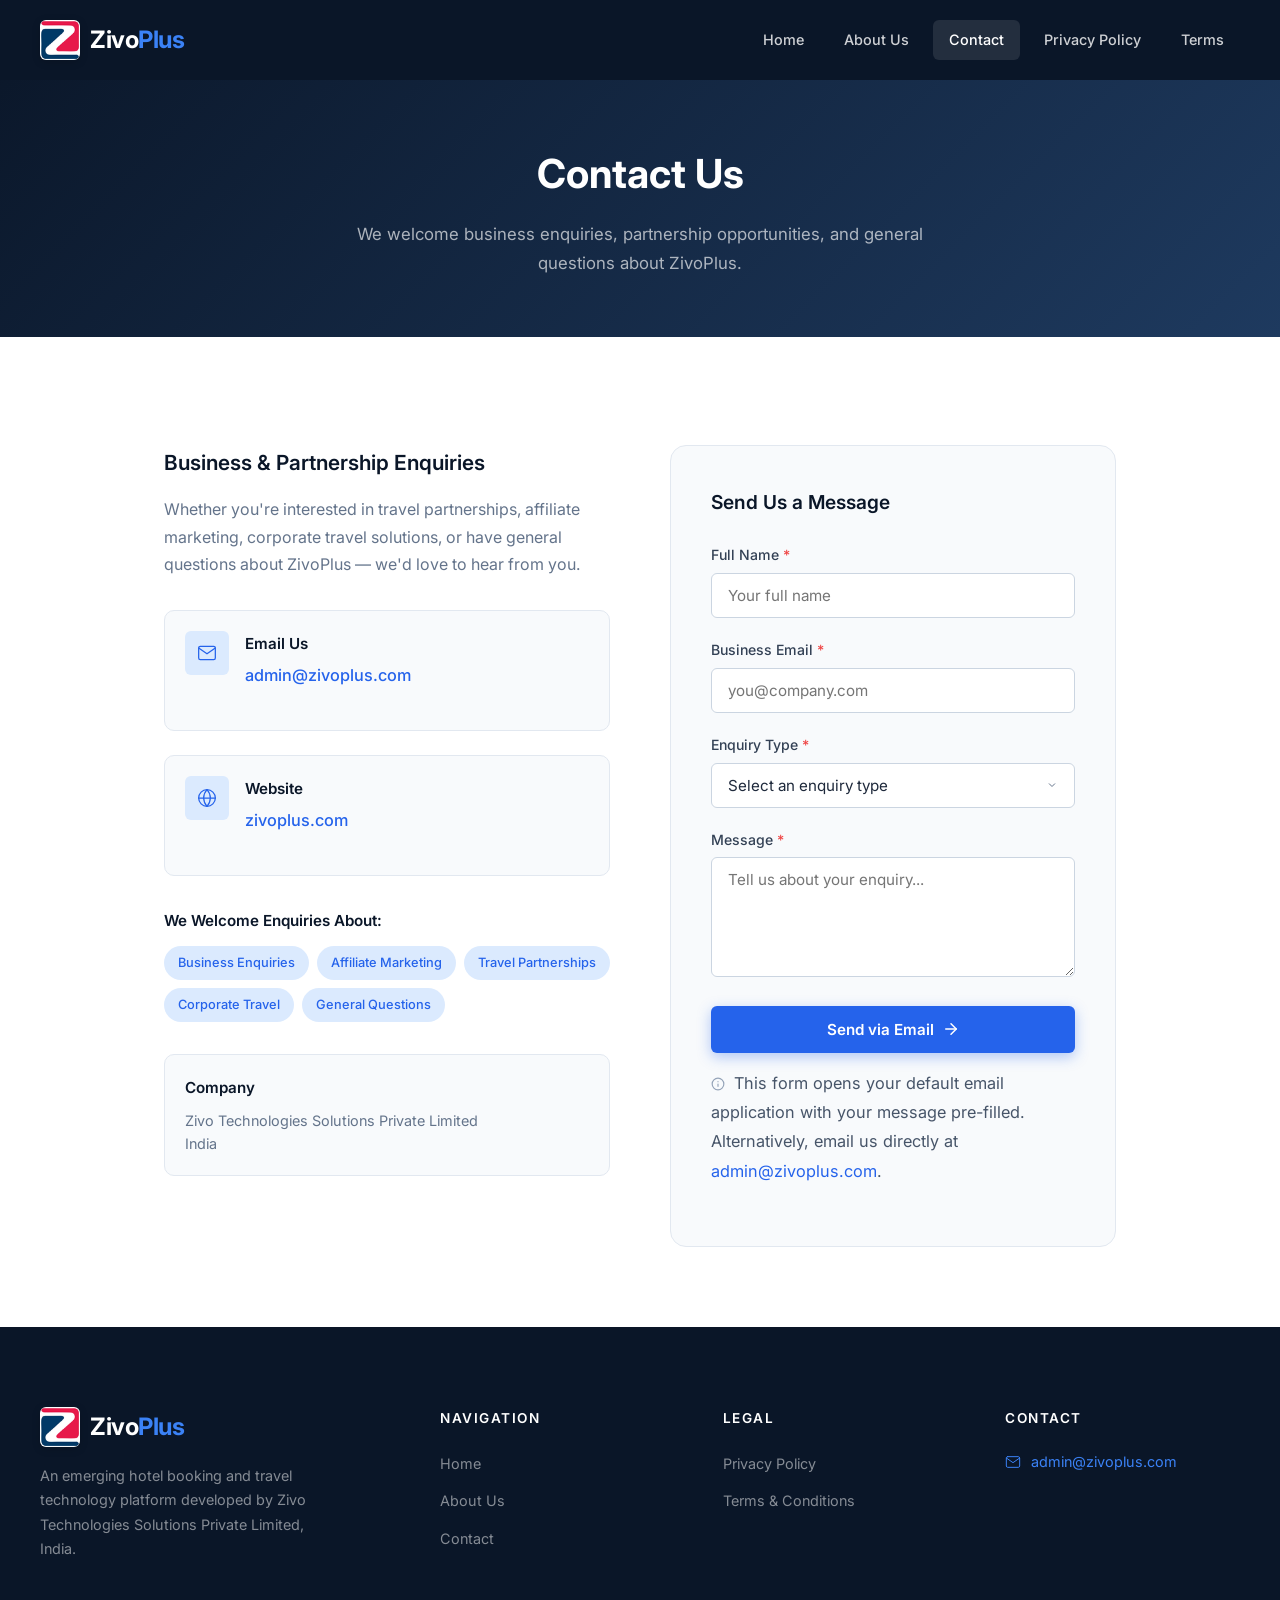
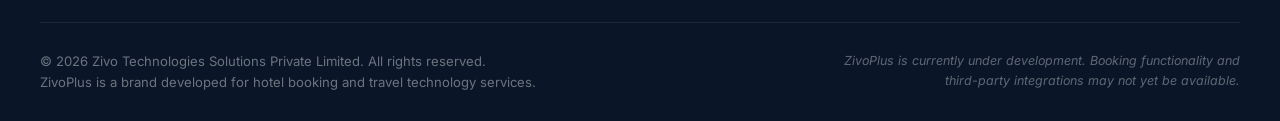
<file: contact.html>
<!DOCTYPE html>
<html lang="en">
<head>
  <meta charset="UTF-8">
  <meta name="viewport" content="width=device-width, initial-scale=1.0">
  <title>Contact Us | ZivoPlus</title>
  <meta name="description" content="Contact ZivoPlus for business enquiries, travel partnerships, affiliate marketing, and general questions. Reach us at admin@zivoplus.com.">
  <link rel="canonical" href="https://zivoplus.com/contact.html">

  <meta property="og:image" content="https://zivoplus.com/images/logo.png">

  <!-- Favicon -->
  <link rel="icon" type="image/svg+xml" href="favicon.svg">
  <link rel="icon" type="image/png" sizes="32x32" href="images/favicon-32.png">
  <link rel="apple-touch-icon" sizes="128x128" href="images/logo-128.png">

  <!-- Google Fonts -->
  <link rel="preconnect" href="https://fonts.googleapis.com">
  <link rel="preconnect" href="https://fonts.gstatic.com" crossorigin>
  <link href="https://fonts.googleapis.com/css2?family=Inter:wght@400;500;600;700;800&display=swap" rel="stylesheet">

  <!-- Stylesheet -->
  <link rel="stylesheet" href="css/styles.css">
</head>
<body>

  <!-- Header -->
  <header class="header header-legal" role="banner">
    <div class="header-inner">
      <a href="/" class="logo" aria-label="ZivoPlus Home">
        <img src="images/logo-64.png" alt="ZivoPlus" class="logo-img" width="40" height="40">
        <div class="logo-text">Zivo<span>Plus</span></div>
      </a>
      <nav class="nav" role="navigation" aria-label="Main navigation">
        <a href="/" class="nav-link">Home</a>
        <a href="about.html" class="nav-link">About Us</a>
        <a href="contact.html" class="nav-link active">Contact</a>
        <a href="privacy-policy.html" class="nav-link">Privacy Policy</a>
        <a href="terms-and-conditions.html" class="nav-link">Terms</a>
      </nav>
      <button class="mobile-toggle" aria-label="Toggle menu" aria-expanded="false">
        <span></span><span></span><span></span>
      </button>
    </div>
  </header>

  <!-- Page Hero -->
  <section class="page-hero">
    <div class="container">
      <h1>Contact Us</h1>
      <p>We welcome business enquiries, partnership opportunities, and general questions about ZivoPlus.</p>
    </div>
  </section>

  <!-- Content -->
  <main class="page-content" style="padding-top: 60px; padding-bottom: 80px;">
    <div class="container" style="max-width: 1000px;">
      <div class="contact-grid" style="display: grid; grid-template-columns: 1fr 1fr; gap: 60px;">

        <!-- Contact Information -->
        <div class="contact-info">
          <h3 style="font-size: 1.3rem; font-weight: 600; color: var(--color-navy-dark); margin-bottom: 16px;">Business &amp; Partnership Enquiries</h3>
          <p style="font-size: 1rem; color: var(--color-gray-400); margin-bottom: 32px; line-height: 1.7;">
            Whether you're interested in travel partnerships, affiliate marketing, corporate travel solutions, or have general questions about ZivoPlus — we'd love to hear from you.
          </p>

          <div class="contact-method">
            <div class="contact-method-icon">
              <svg xmlns="http://www.w3.org/2000/svg" viewBox="0 0 24 24" fill="none" stroke-width="1.5" stroke-linecap="round" stroke-linejoin="round"><path d="M4 4h16c1.1 0 2 .9 2 2v12c0 1.1-.9 2-2 2H4c-1.1 0-2-.9-2-2V6c0-1.1.9-2 2-2z"/><polyline points="22,6 12,13 2,6"/></svg>
            </div>
            <div>
              <h4>Email Us</h4>
              <p><a href="mailto:admin@zivoplus.com">admin@zivoplus.com</a></p>
            </div>
          </div>

          <div class="contact-method">
            <div class="contact-method-icon">
              <svg xmlns="http://www.w3.org/2000/svg" viewBox="0 0 24 24" fill="none" stroke-width="1.5" stroke-linecap="round" stroke-linejoin="round"><circle cx="12" cy="12" r="10"/><line x1="2" y1="12" x2="22" y2="12"/><path d="M12 2a15.3 15.3 0 0 1 4 10 15.3 15.3 0 0 1-4 10 15.3 15.3 0 0 1-4-10 15.3 15.3 0 0 1 4-10z"/></svg>
            </div>
            <div>
              <h4>Website</h4>
              <p><a href="https://zivoplus.com">zivoplus.com</a></p>
            </div>
          </div>

          <div class="enquiry-types" style="margin-top: 32px;">
            <h4 style="font-size: 0.95rem; font-weight: 600; color: var(--color-navy-dark); margin-bottom: 12px;">We Welcome Enquiries About:</h4>
            <div class="enquiry-type-list" style="display: flex; flex-wrap: wrap; gap: 8px;">
              <span class="enquiry-type-tag">Business Enquiries</span>
              <span class="enquiry-type-tag">Affiliate Marketing</span>
              <span class="enquiry-type-tag">Travel Partnerships</span>
              <span class="enquiry-type-tag">Corporate Travel</span>
              <span class="enquiry-type-tag">General Questions</span>
            </div>
          </div>

          <div style="margin-top: 32px; padding: 20px; background: var(--color-off-white); border-radius: var(--radius-md); border: 1px solid var(--color-gray-100);">
            <h4 style="font-size: 0.95rem; font-weight: 600; color: var(--color-navy-dark); margin-bottom: 8px;">Company</h4>
            <p style="font-size: 0.9rem; color: var(--color-gray-400); line-height: 1.6; margin-bottom: 0;">
              Zivo Technologies Solutions Private Limited<br>
              India
            </p>
          </div>
        </div>

        <!-- Contact Form -->
        <div class="contact-form-wrapper">
          <h3 style="font-size: 1.2rem; font-weight: 600; color: var(--color-navy-dark); margin-bottom: 24px;">Send Us a Message</h3>
          <form id="contactForm" novalidate>
            <div class="form-group">
              <label for="contactName">Full Name <span class="required">*</span></label>
              <input type="text" id="contactName" name="name" class="form-control" placeholder="Your full name" required>
              <div class="form-error-message" aria-live="polite"></div>
            </div>

            <div class="form-group">
              <label for="contactEmail">Business Email <span class="required">*</span></label>
              <input type="email" id="contactEmail" name="email" class="form-control" placeholder="you@company.com" required>
              <div class="form-error-message" aria-live="polite"></div>
            </div>

            <div class="form-group">
              <label for="enquiryType">Enquiry Type <span class="required">*</span></label>
              <select id="enquiryType" name="enquiry_type" class="form-control" required>
                <option value="">Select an enquiry type</option>
                <option value="Business Enquiry">Business Enquiry</option>
                <option value="Affiliate Marketing">Affiliate Marketing</option>
                <option value="Travel Partnership">Travel Partnership</option>
                <option value="Corporate Travel">Corporate Travel</option>
                <option value="General Enquiry">General Enquiry</option>
              </select>
              <div class="form-error-message" aria-live="polite"></div>
            </div>

            <div class="form-group">
              <label for="contactMessage">Message <span class="required">*</span></label>
              <textarea id="contactMessage" name="message" class="form-control" placeholder="Tell us about your enquiry..." required></textarea>
              <div class="form-error-message" aria-live="polite"></div>
            </div>

            <button type="submit" class="btn btn-primary" style="width: 100%;">
              Send via Email
              <svg xmlns="http://www.w3.org/2000/svg" width="18" height="18" viewBox="0 0 24 24" fill="none" stroke="currentColor" stroke-width="2" stroke-linecap="round" stroke-linejoin="round"><line x1="5" y1="12" x2="19" y2="12"/><polyline points="12 5 19 12 12 19"/></svg>
            </button>

            <p class="form-note">
              <svg xmlns="http://www.w3.org/2000/svg" viewBox="0 0 24 24" fill="none" stroke="currentColor" stroke-width="2" stroke-linecap="round" stroke-linejoin="round"><circle cx="12" cy="12" r="10"/><line x1="12" y1="16" x2="12" y2="12"/><line x1="12" y1="8" x2="12.01" y2="8"/></svg>
              This form opens your default email application with your message pre-filled. Alternatively, email us directly at <a href="mailto:admin@zivoplus.com" style="color: var(--color-blue-accent);">admin@zivoplus.com</a>.
            </p>
          </form>
        </div>
      </div>
    </div>
  </main>

  <!-- Footer -->
  <footer class="footer" role="contentinfo">
    <div class="footer-grid">
      <div class="footer-brand">
        <a href="/" class="logo" aria-label="ZivoPlus Home">
          <img src="images/logo-64.png" alt="ZivoPlus" class="logo-img" width="40" height="40">
          <div class="logo-text">Zivo<span>Plus</span></div>
        </a>
        <p>An emerging hotel booking and travel technology platform developed by Zivo Technologies Solutions Private Limited, India.</p>
      </div>
      <div class="footer-col">
        <h4>Navigation</h4>
        <ul class="footer-links">
          <li><a href="/">Home</a></li>
          <li><a href="about.html">About Us</a></li>
          <li><a href="contact.html">Contact</a></li>
        </ul>
      </div>
      <div class="footer-col">
        <h4>Legal</h4>
        <ul class="footer-links">
          <li><a href="privacy-policy.html">Privacy Policy</a></li>
          <li><a href="terms-and-conditions.html">Terms &amp; Conditions</a></li>
        </ul>
      </div>
      <div class="footer-col">
        <h4>Contact</h4>
        <div class="footer-contact-item">
          <svg xmlns="http://www.w3.org/2000/svg" viewBox="0 0 24 24" fill="none" stroke-width="1.5" stroke-linecap="round" stroke-linejoin="round"><path d="M4 4h16c1.1 0 2 .9 2 2v12c0 1.1-.9 2-2 2H4c-1.1 0-2-.9-2-2V6c0-1.1.9-2 2-2z"/><polyline points="22,6 12,13 2,6"/></svg>
          <a href="mailto:admin@zivoplus.com">admin@zivoplus.com</a>
        </div>
      </div>
    </div>
    <div class="footer-bottom">
      <div class="footer-bottom-inner">
        <div class="footer-copyright">&copy; 2026 Zivo Technologies Solutions Private Limited. All rights reserved.<br>ZivoPlus is a brand developed for hotel booking and travel technology services.</div>
        <div class="footer-status">ZivoPlus is currently under development. Booking functionality and third-party integrations may not yet be available.</div>
      </div>
    </div>
  </footer>

  <script src="js/main.js"></script>
</body>
</html>
</file>
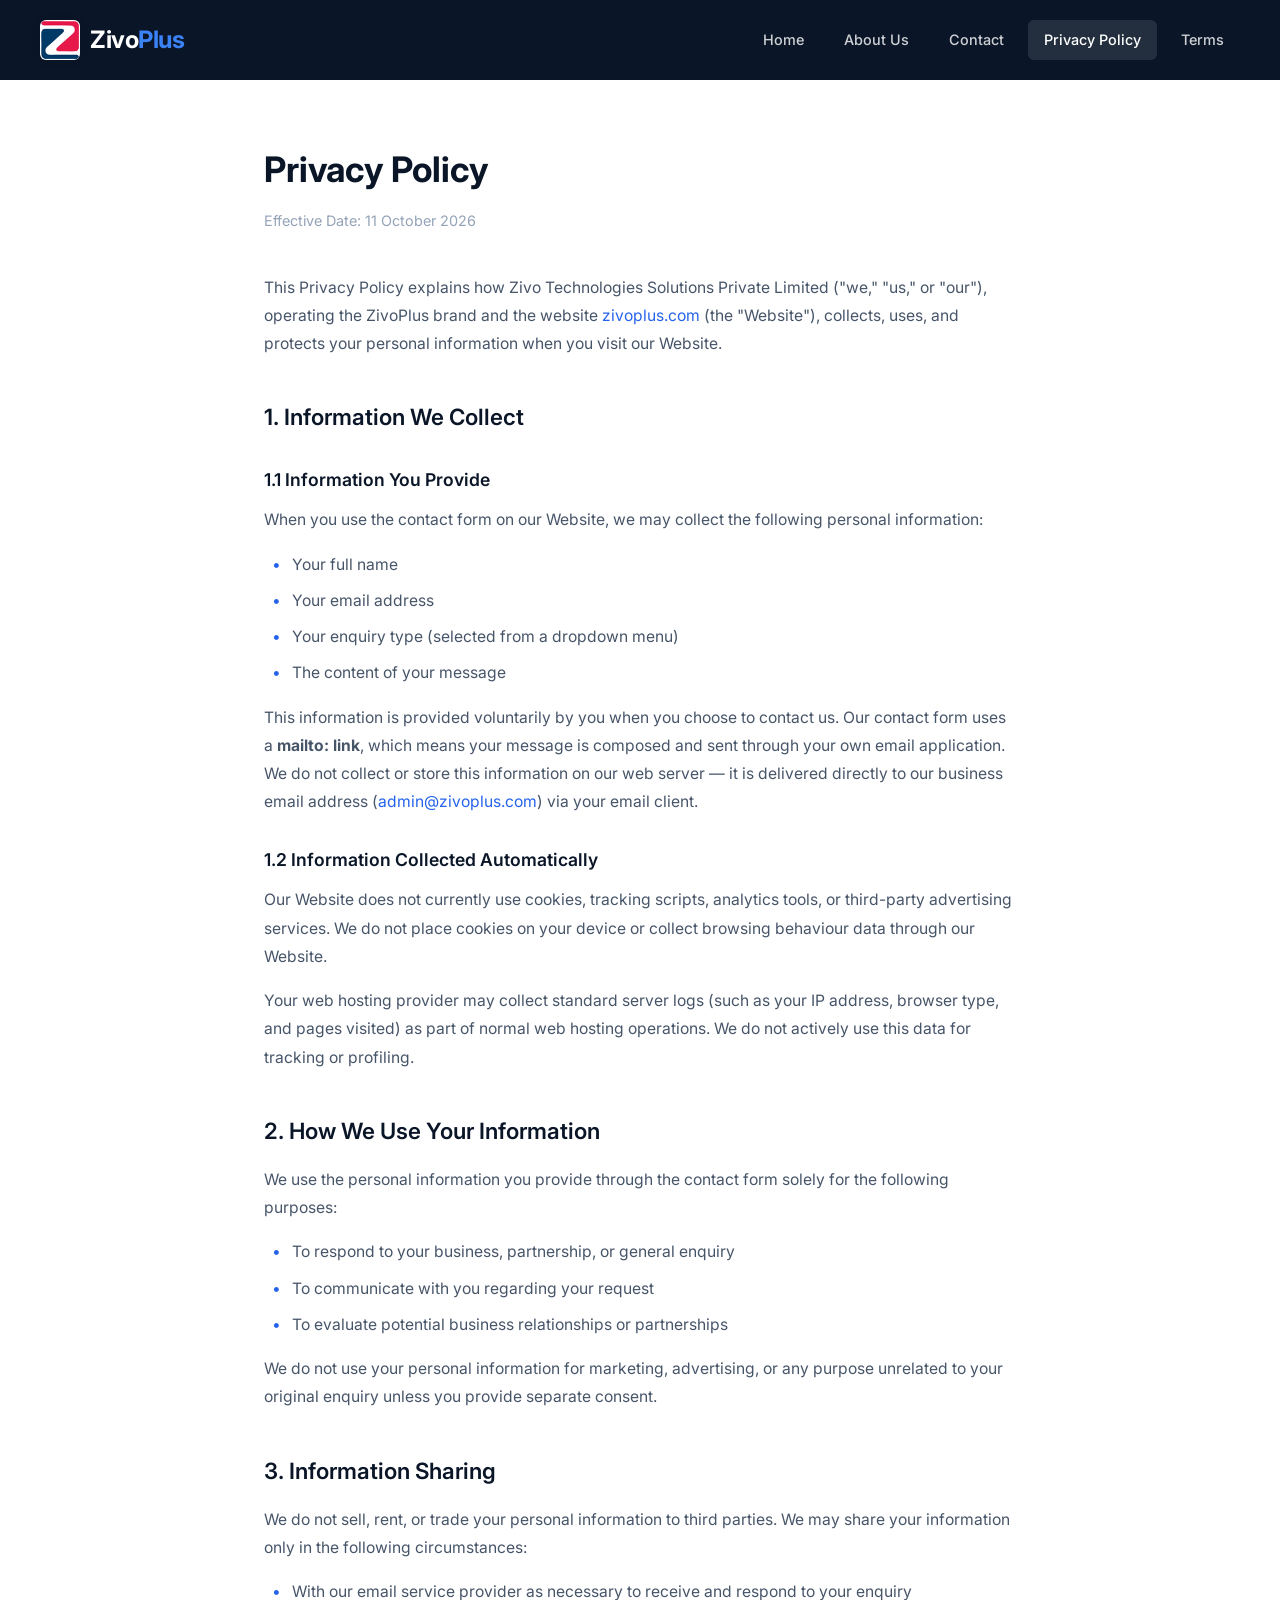
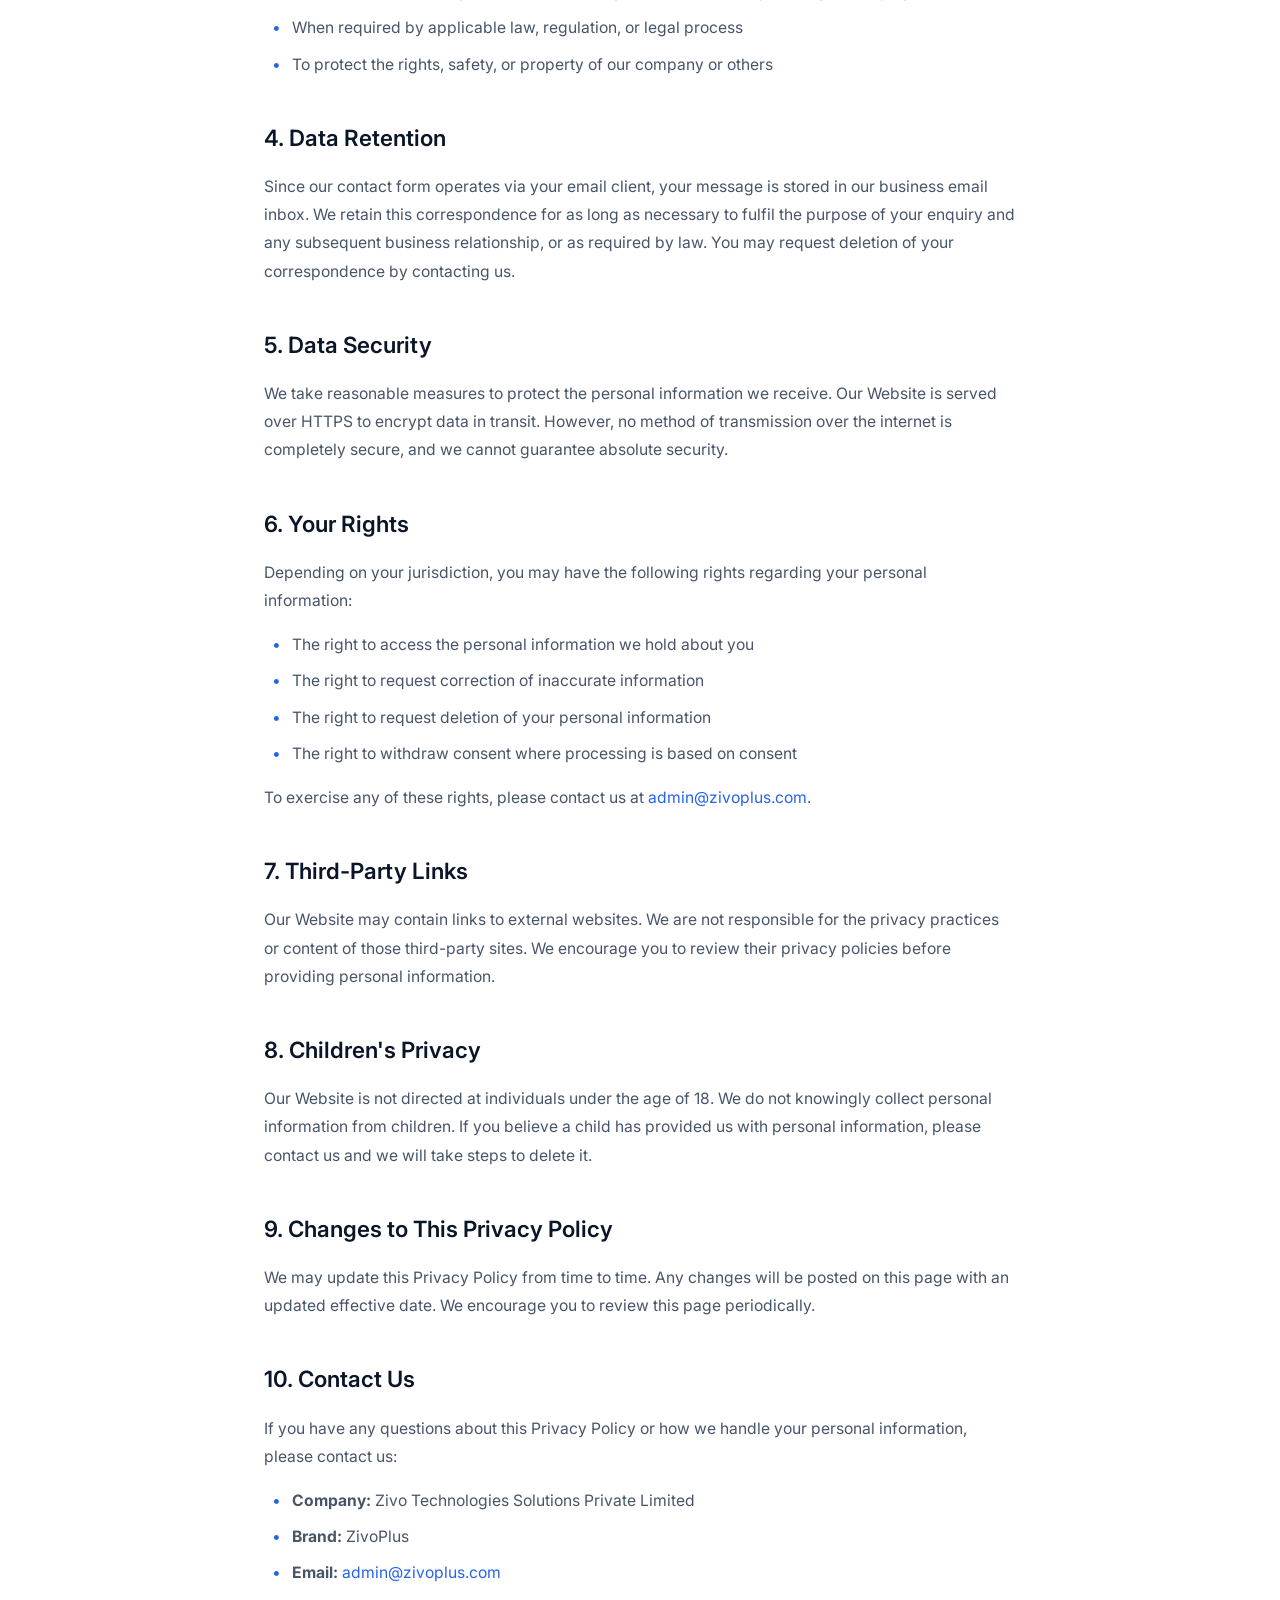
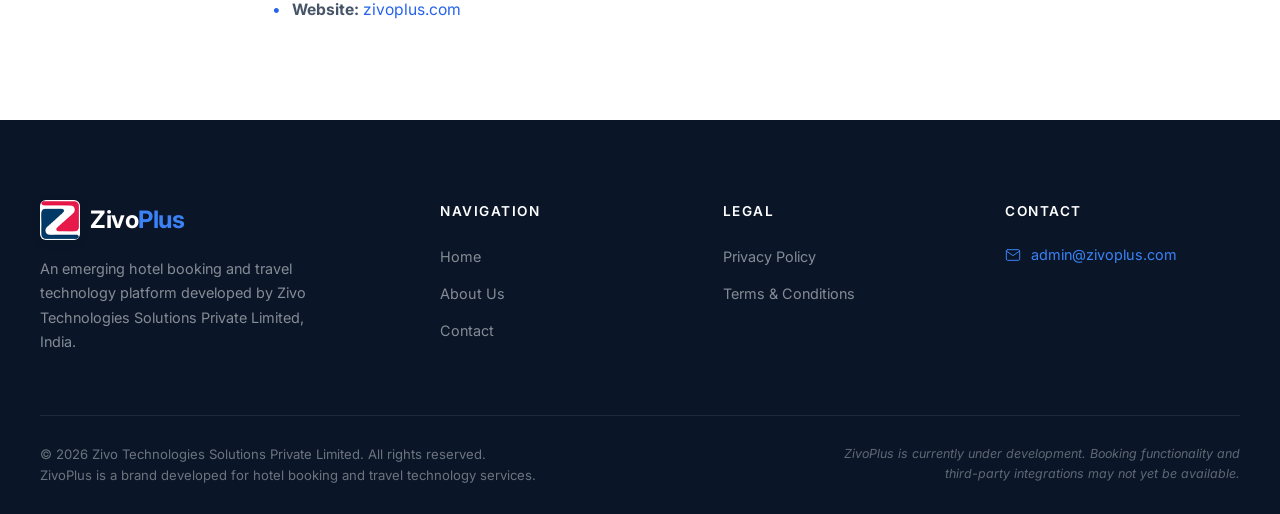
<file: privacy-policy.html>
<!DOCTYPE html>
<html lang="en">
<head>
  <meta charset="UTF-8">
  <meta name="viewport" content="width=device-width, initial-scale=1.0">
  <title>Privacy Policy | ZivoPlus</title>
  <meta name="description" content="Privacy Policy for ZivoPlus — learn how we handle your personal information when you use our website and contact forms.">
  <link rel="canonical" href="https://zivoplus.com/privacy-policy.html">

  <meta property="og:image" content="https://zivoplus.com/images/logo.png">

  <!-- Favicon -->
  <link rel="icon" type="image/svg+xml" href="favicon.svg">
  <link rel="icon" type="image/png" sizes="32x32" href="images/favicon-32.png">
  <link rel="apple-touch-icon" sizes="128x128" href="images/logo-128.png">

  <!-- Google Fonts -->
  <link rel="preconnect" href="https://fonts.googleapis.com">
  <link rel="preconnect" href="https://fonts.gstatic.com" crossorigin>
  <link href="https://fonts.googleapis.com/css2?family=Inter:wght@400;500;600;700;800&display=swap" rel="stylesheet">

  <!-- Stylesheet -->
  <link rel="stylesheet" href="css/styles.css">
</head>
<body>

  <!-- Header -->
  <header class="header header-legal" role="banner">
    <div class="header-inner">
      <a href="/" class="logo" aria-label="ZivoPlus Home">
        <img src="images/logo-64.png" alt="ZivoPlus" class="logo-img" width="40" height="40">
        <div class="logo-text">Zivo<span>Plus</span></div>
      </a>
      <nav class="nav" role="navigation" aria-label="Main navigation">
        <a href="/" class="nav-link">Home</a>
        <a href="about.html" class="nav-link">About Us</a>
        <a href="contact.html" class="nav-link">Contact</a>
        <a href="privacy-policy.html" class="nav-link active">Privacy Policy</a>
        <a href="terms-and-conditions.html" class="nav-link">Terms</a>
      </nav>
      <button class="mobile-toggle" aria-label="Toggle menu" aria-expanded="false">
        <span></span><span></span><span></span>
      </button>
    </div>
  </header>

  <!-- Content -->
  <main class="legal-page">
    <div class="container">
      <h1>Privacy Policy</h1>
      <p class="effective-date">Effective Date: 11 October 2026</p>

      <p>This Privacy Policy explains how Zivo Technologies Solutions Private Limited ("we," "us," or "our"), operating the ZivoPlus brand and the website <a href="https://zivoplus.com" style="color: var(--color-blue-accent);">zivoplus.com</a> (the "Website"), collects, uses, and protects your personal information when you visit our Website.</p>

      <h2>1. Information We Collect</h2>

      <h3>1.1 Information You Provide</h3>
      <p>When you use the contact form on our Website, we may collect the following personal information:</p>
      <ul>
        <li>Your full name</li>
        <li>Your email address</li>
        <li>Your enquiry type (selected from a dropdown menu)</li>
        <li>The content of your message</li>
      </ul>
      <p>This information is provided voluntarily by you when you choose to contact us. Our contact form uses a <strong>mailto: link</strong>, which means your message is composed and sent through your own email application. We do not collect or store this information on our web server — it is delivered directly to our business email address (<a href="mailto:admin@zivoplus.com" style="color: var(--color-blue-accent);">admin@zivoplus.com</a>) via your email client.</p>

      <h3>1.2 Information Collected Automatically</h3>
      <p>Our Website does not currently use cookies, tracking scripts, analytics tools, or third-party advertising services. We do not place cookies on your device or collect browsing behaviour data through our Website.</p>
      <p>Your web hosting provider may collect standard server logs (such as your IP address, browser type, and pages visited) as part of normal web hosting operations. We do not actively use this data for tracking or profiling.</p>

      <h2>2. How We Use Your Information</h2>
      <p>We use the personal information you provide through the contact form solely for the following purposes:</p>
      <ul>
        <li>To respond to your business, partnership, or general enquiry</li>
        <li>To communicate with you regarding your request</li>
        <li>To evaluate potential business relationships or partnerships</li>
      </ul>
      <p>We do not use your personal information for marketing, advertising, or any purpose unrelated to your original enquiry unless you provide separate consent.</p>

      <h2>3. Information Sharing</h2>
      <p>We do not sell, rent, or trade your personal information to third parties. We may share your information only in the following circumstances:</p>
      <ul>
        <li>With our email service provider as necessary to receive and respond to your enquiry</li>
        <li>When required by applicable law, regulation, or legal process</li>
        <li>To protect the rights, safety, or property of our company or others</li>
      </ul>

      <h2>4. Data Retention</h2>
      <p>Since our contact form operates via your email client, your message is stored in our business email inbox. We retain this correspondence for as long as necessary to fulfil the purpose of your enquiry and any subsequent business relationship, or as required by law. You may request deletion of your correspondence by contacting us.</p>

      <h2>5. Data Security</h2>
      <p>We take reasonable measures to protect the personal information we receive. Our Website is served over HTTPS to encrypt data in transit. However, no method of transmission over the internet is completely secure, and we cannot guarantee absolute security.</p>

      <h2>6. Your Rights</h2>
      <p>Depending on your jurisdiction, you may have the following rights regarding your personal information:</p>
      <ul>
        <li>The right to access the personal information we hold about you</li>
        <li>The right to request correction of inaccurate information</li>
        <li>The right to request deletion of your personal information</li>
        <li>The right to withdraw consent where processing is based on consent</li>
      </ul>
      <p>To exercise any of these rights, please contact us at <a href="mailto:admin@zivoplus.com" style="color: var(--color-blue-accent);">admin@zivoplus.com</a>.</p>

      <h2>7. Third-Party Links</h2>
      <p>Our Website may contain links to external websites. We are not responsible for the privacy practices or content of those third-party sites. We encourage you to review their privacy policies before providing personal information.</p>

      <h2>8. Children's Privacy</h2>
      <p>Our Website is not directed at individuals under the age of 18. We do not knowingly collect personal information from children. If you believe a child has provided us with personal information, please contact us and we will take steps to delete it.</p>

      <h2>9. Changes to This Privacy Policy</h2>
      <p>We may update this Privacy Policy from time to time. Any changes will be posted on this page with an updated effective date. We encourage you to review this page periodically.</p>

      <h2>10. Contact Us</h2>
      <p>If you have any questions about this Privacy Policy or how we handle your personal information, please contact us:</p>
      <ul>
        <li><strong>Company:</strong> Zivo Technologies Solutions Private Limited</li>
        <li><strong>Brand:</strong> ZivoPlus</li>
        <li><strong>Email:</strong> <a href="mailto:admin@zivoplus.com" style="color: var(--color-blue-accent);">admin@zivoplus.com</a></li>
        <li><strong>Website:</strong> <a href="https://zivoplus.com" style="color: var(--color-blue-accent);">zivoplus.com</a></li>
      </ul>
    </div>
  </main>

  <!-- Footer -->
  <footer class="footer" role="contentinfo">
    <div class="footer-grid">
      <div class="footer-brand">
        <a href="/" class="logo" aria-label="ZivoPlus Home">
          <img src="images/logo-64.png" alt="ZivoPlus" class="logo-img" width="40" height="40">
          <div class="logo-text">Zivo<span>Plus</span></div>
        </a>
        <p>An emerging hotel booking and travel technology platform developed by Zivo Technologies Solutions Private Limited, India.</p>
      </div>
      <div class="footer-col">
        <h4>Navigation</h4>
        <ul class="footer-links">
          <li><a href="/">Home</a></li>
          <li><a href="about.html">About Us</a></li>
          <li><a href="contact.html">Contact</a></li>
        </ul>
      </div>
      <div class="footer-col">
        <h4>Legal</h4>
        <ul class="footer-links">
          <li><a href="privacy-policy.html">Privacy Policy</a></li>
          <li><a href="terms-and-conditions.html">Terms &amp; Conditions</a></li>
        </ul>
      </div>
      <div class="footer-col">
        <h4>Contact</h4>
        <div class="footer-contact-item">
          <svg xmlns="http://www.w3.org/2000/svg" viewBox="0 0 24 24" fill="none" stroke-width="1.5" stroke-linecap="round" stroke-linejoin="round"><path d="M4 4h16c1.1 0 2 .9 2 2v12c0 1.1-.9 2-2 2H4c-1.1 0-2-.9-2-2V6c0-1.1.9-2 2-2z"/><polyline points="22,6 12,13 2,6"/></svg>
          <a href="mailto:admin@zivoplus.com">admin@zivoplus.com</a>
        </div>
      </div>
    </div>
    <div class="footer-bottom">
      <div class="footer-bottom-inner">
        <div class="footer-copyright">&copy; 2026 Zivo Technologies Solutions Private Limited. All rights reserved.<br>ZivoPlus is a brand developed for hotel booking and travel technology services.</div>
        <div class="footer-status">ZivoPlus is currently under development. Booking functionality and third-party integrations may not yet be available.</div>
      </div>
    </div>
  </footer>

  <script src="js/main.js"></script>
</body>
</html>
</file>
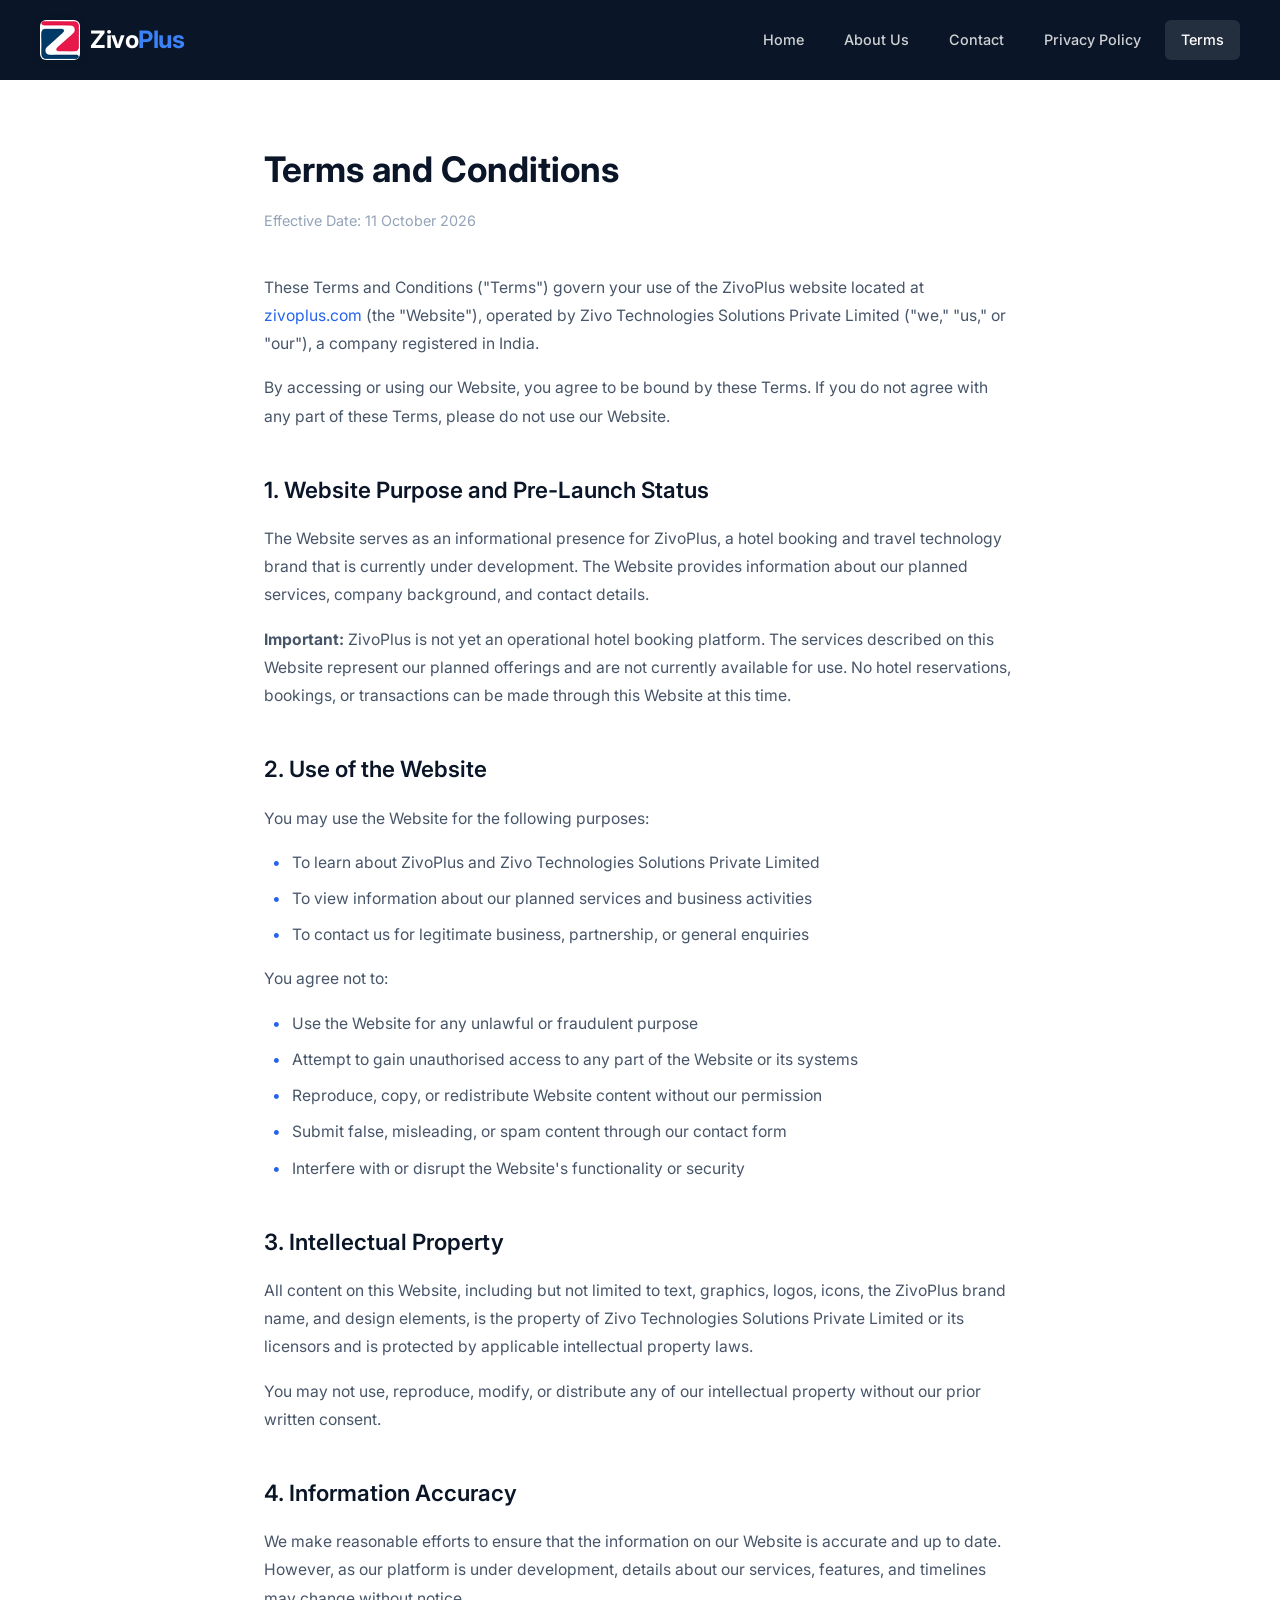
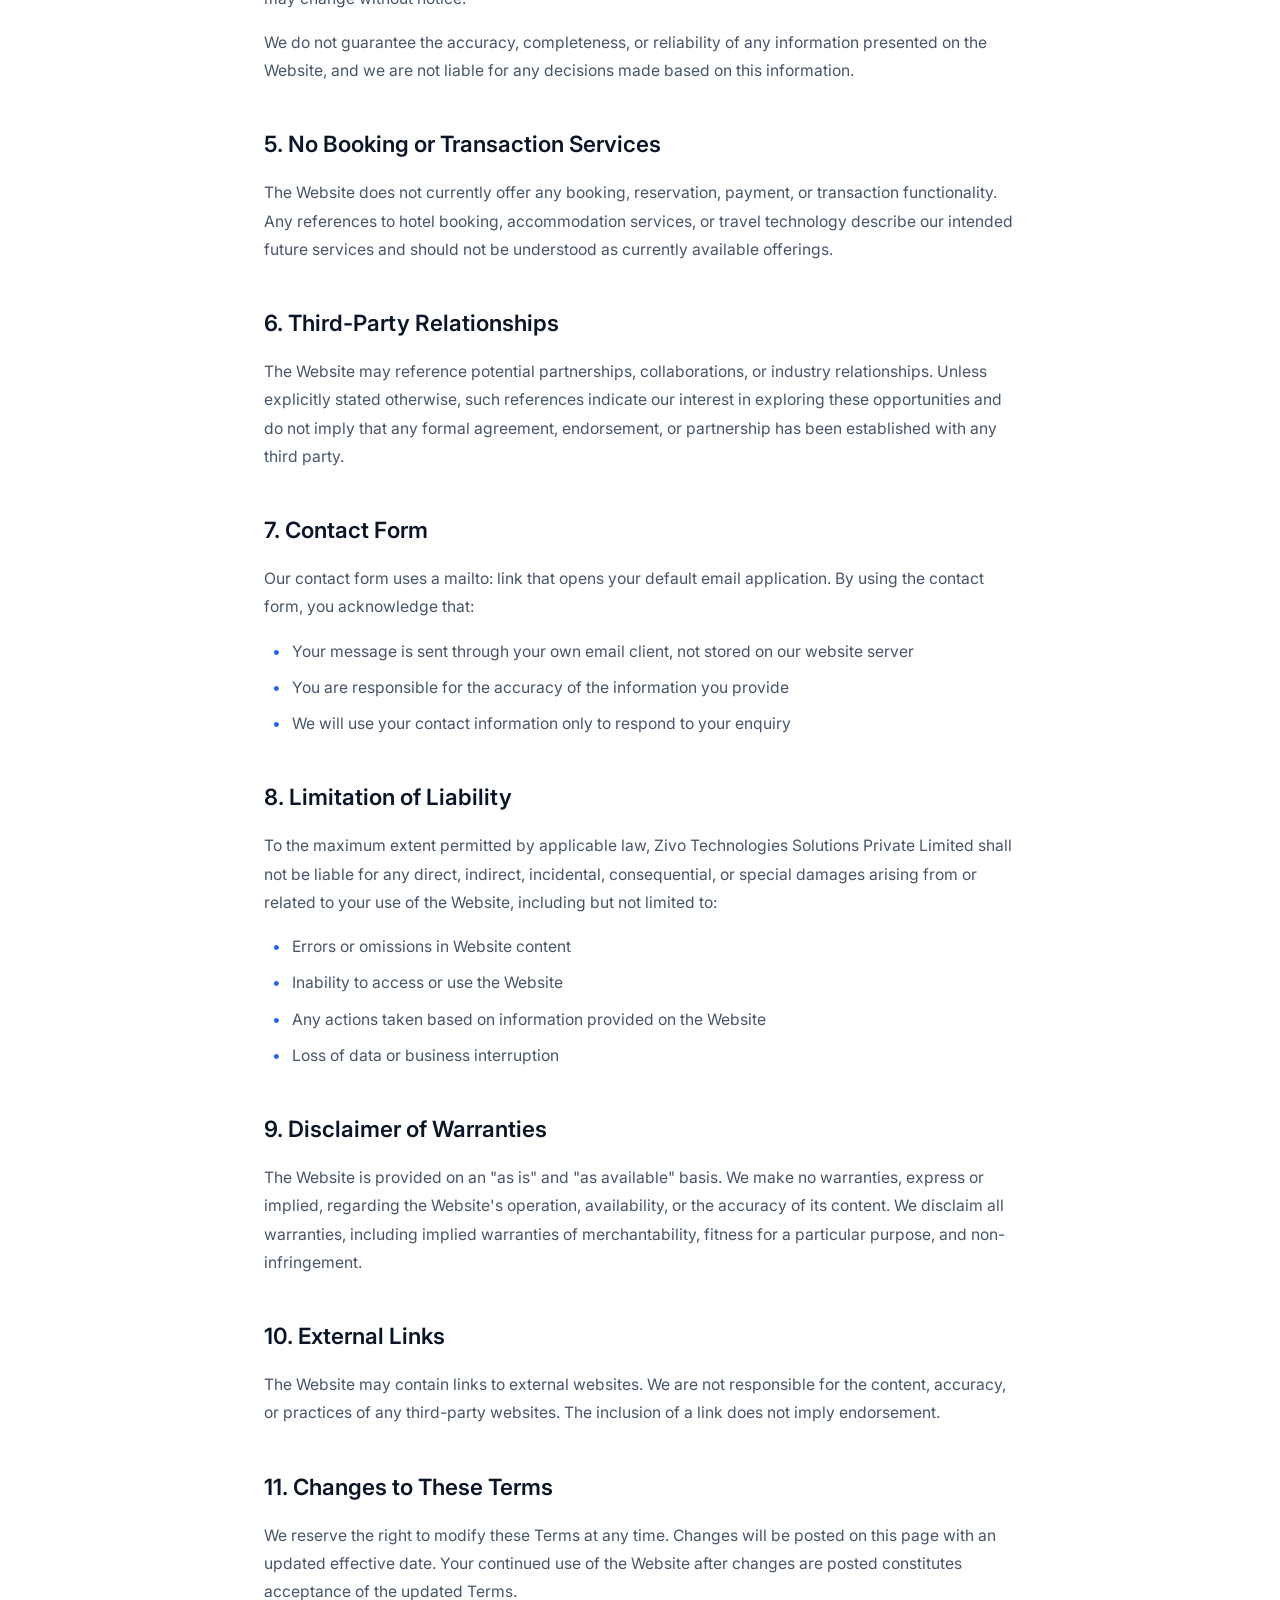
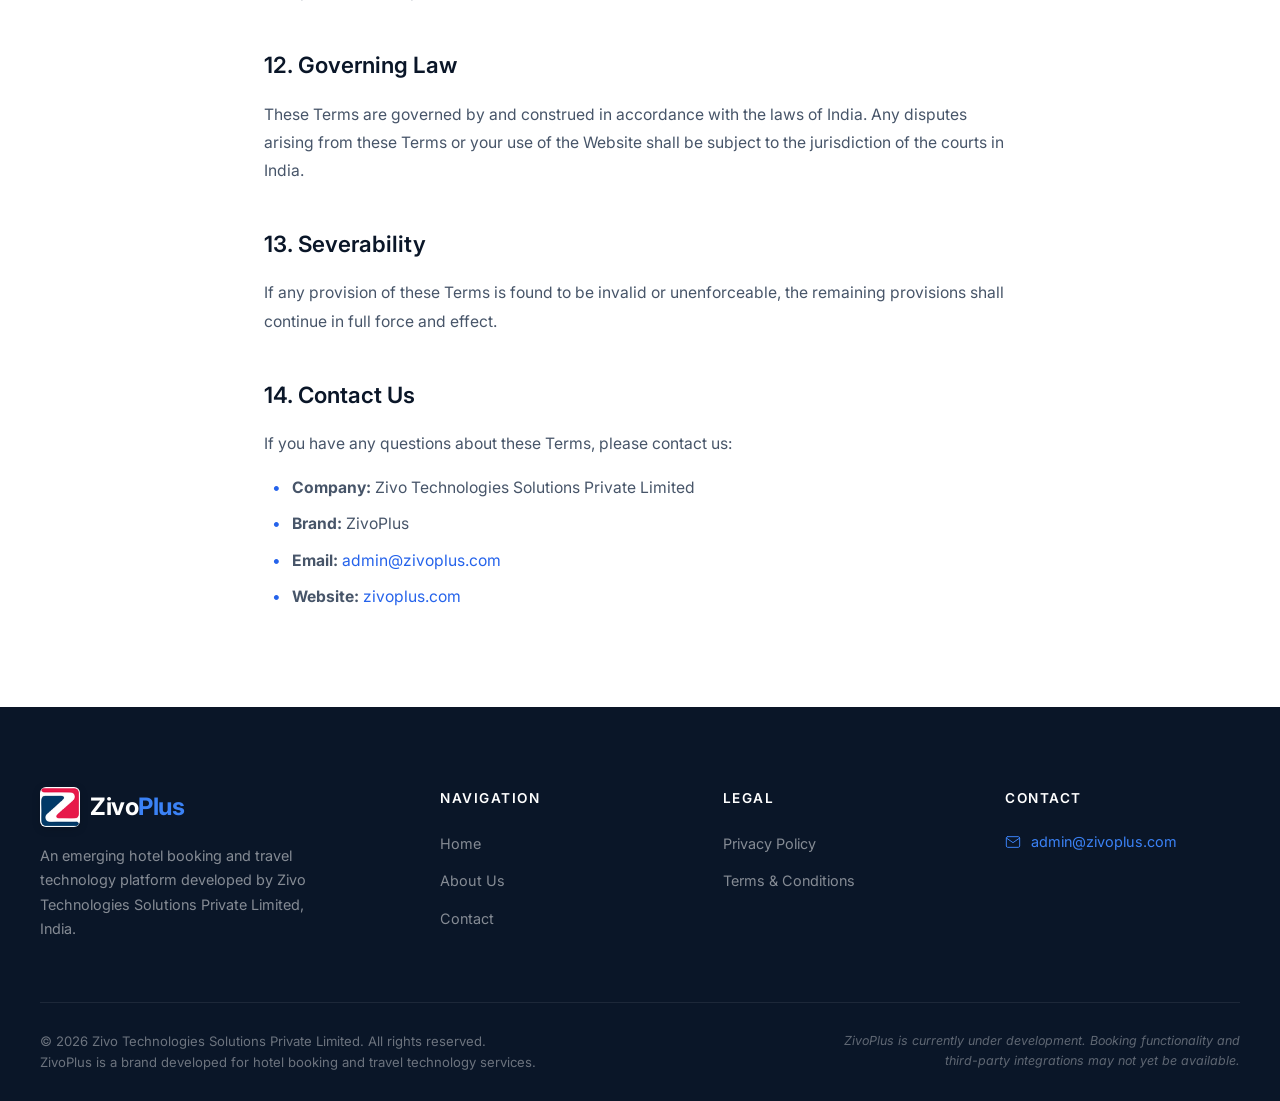
<file: terms-and-conditions.html>
<!DOCTYPE html>
<html lang="en">
<head>
  <meta charset="UTF-8">
  <meta name="viewport" content="width=device-width, initial-scale=1.0">
  <title>Terms and Conditions | ZivoPlus</title>
  <meta name="description" content="Terms and Conditions for ZivoPlus — understand the terms of use for our website, pre-launch status, and applicable limitations.">
  <link rel="canonical" href="https://zivoplus.com/terms-and-conditions.html">

  <meta property="og:image" content="https://zivoplus.com/images/logo.png">

  <!-- Favicon -->
  <link rel="icon" type="image/svg+xml" href="favicon.svg">
  <link rel="icon" type="image/png" sizes="32x32" href="images/favicon-32.png">
  <link rel="apple-touch-icon" sizes="128x128" href="images/logo-128.png">

  <!-- Google Fonts -->
  <link rel="preconnect" href="https://fonts.googleapis.com">
  <link rel="preconnect" href="https://fonts.gstatic.com" crossorigin>
  <link href="https://fonts.googleapis.com/css2?family=Inter:wght@400;500;600;700;800&display=swap" rel="stylesheet">

  <!-- Stylesheet -->
  <link rel="stylesheet" href="css/styles.css">
</head>
<body>

  <!-- Header -->
  <header class="header header-legal" role="banner">
    <div class="header-inner">
      <a href="/" class="logo" aria-label="ZivoPlus Home">
        <img src="images/logo-64.png" alt="ZivoPlus" class="logo-img" width="40" height="40">
        <div class="logo-text">Zivo<span>Plus</span></div>
      </a>
      <nav class="nav" role="navigation" aria-label="Main navigation">
        <a href="/" class="nav-link">Home</a>
        <a href="about.html" class="nav-link">About Us</a>
        <a href="contact.html" class="nav-link">Contact</a>
        <a href="privacy-policy.html" class="nav-link">Privacy Policy</a>
        <a href="terms-and-conditions.html" class="nav-link active">Terms</a>
      </nav>
      <button class="mobile-toggle" aria-label="Toggle menu" aria-expanded="false">
        <span></span><span></span><span></span>
      </button>
    </div>
  </header>

  <!-- Content -->
  <main class="legal-page">
    <div class="container">
      <h1>Terms and Conditions</h1>
      <p class="effective-date">Effective Date: 11 October 2026</p>

      <p>These Terms and Conditions ("Terms") govern your use of the ZivoPlus website located at <a href="https://zivoplus.com" style="color: var(--color-blue-accent);">zivoplus.com</a> (the "Website"), operated by Zivo Technologies Solutions Private Limited ("we," "us," or "our"), a company registered in India.</p>
      <p>By accessing or using our Website, you agree to be bound by these Terms. If you do not agree with any part of these Terms, please do not use our Website.</p>

      <h2>1. Website Purpose and Pre-Launch Status</h2>
      <p>The Website serves as an informational presence for ZivoPlus, a hotel booking and travel technology brand that is currently under development. The Website provides information about our planned services, company background, and contact details.</p>
      <p><strong>Important:</strong> ZivoPlus is not yet an operational hotel booking platform. The services described on this Website represent our planned offerings and are not currently available for use. No hotel reservations, bookings, or transactions can be made through this Website at this time.</p>

      <h2>2. Use of the Website</h2>
      <p>You may use the Website for the following purposes:</p>
      <ul>
        <li>To learn about ZivoPlus and Zivo Technologies Solutions Private Limited</li>
        <li>To view information about our planned services and business activities</li>
        <li>To contact us for legitimate business, partnership, or general enquiries</li>
      </ul>
      <p>You agree not to:</p>
      <ul>
        <li>Use the Website for any unlawful or fraudulent purpose</li>
        <li>Attempt to gain unauthorised access to any part of the Website or its systems</li>
        <li>Reproduce, copy, or redistribute Website content without our permission</li>
        <li>Submit false, misleading, or spam content through our contact form</li>
        <li>Interfere with or disrupt the Website's functionality or security</li>
      </ul>

      <h2>3. Intellectual Property</h2>
      <p>All content on this Website, including but not limited to text, graphics, logos, icons, the ZivoPlus brand name, and design elements, is the property of Zivo Technologies Solutions Private Limited or its licensors and is protected by applicable intellectual property laws.</p>
      <p>You may not use, reproduce, modify, or distribute any of our intellectual property without our prior written consent.</p>

      <h2>4. Information Accuracy</h2>
      <p>We make reasonable efforts to ensure that the information on our Website is accurate and up to date. However, as our platform is under development, details about our services, features, and timelines may change without notice.</p>
      <p>We do not guarantee the accuracy, completeness, or reliability of any information presented on the Website, and we are not liable for any decisions made based on this information.</p>

      <h2>5. No Booking or Transaction Services</h2>
      <p>The Website does not currently offer any booking, reservation, payment, or transaction functionality. Any references to hotel booking, accommodation services, or travel technology describe our intended future services and should not be understood as currently available offerings.</p>

      <h2>6. Third-Party Relationships</h2>
      <p>The Website may reference potential partnerships, collaborations, or industry relationships. Unless explicitly stated otherwise, such references indicate our interest in exploring these opportunities and do not imply that any formal agreement, endorsement, or partnership has been established with any third party.</p>

      <h2>7. Contact Form</h2>
      <p>Our contact form uses a mailto: link that opens your default email application. By using the contact form, you acknowledge that:</p>
      <ul>
        <li>Your message is sent through your own email client, not stored on our website server</li>
        <li>You are responsible for the accuracy of the information you provide</li>
        <li>We will use your contact information only to respond to your enquiry</li>
      </ul>

      <h2>8. Limitation of Liability</h2>
      <p>To the maximum extent permitted by applicable law, Zivo Technologies Solutions Private Limited shall not be liable for any direct, indirect, incidental, consequential, or special damages arising from or related to your use of the Website, including but not limited to:</p>
      <ul>
        <li>Errors or omissions in Website content</li>
        <li>Inability to access or use the Website</li>
        <li>Any actions taken based on information provided on the Website</li>
        <li>Loss of data or business interruption</li>
      </ul>

      <h2>9. Disclaimer of Warranties</h2>
      <p>The Website is provided on an "as is" and "as available" basis. We make no warranties, express or implied, regarding the Website's operation, availability, or the accuracy of its content. We disclaim all warranties, including implied warranties of merchantability, fitness for a particular purpose, and non-infringement.</p>

      <h2>10. External Links</h2>
      <p>The Website may contain links to external websites. We are not responsible for the content, accuracy, or practices of any third-party websites. The inclusion of a link does not imply endorsement.</p>

      <h2>11. Changes to These Terms</h2>
      <p>We reserve the right to modify these Terms at any time. Changes will be posted on this page with an updated effective date. Your continued use of the Website after changes are posted constitutes acceptance of the updated Terms.</p>

      <h2>12. Governing Law</h2>
      <p>These Terms are governed by and construed in accordance with the laws of India. Any disputes arising from these Terms or your use of the Website shall be subject to the jurisdiction of the courts in India.</p>

      <h2>13. Severability</h2>
      <p>If any provision of these Terms is found to be invalid or unenforceable, the remaining provisions shall continue in full force and effect.</p>

      <h2>14. Contact Us</h2>
      <p>If you have any questions about these Terms, please contact us:</p>
      <ul>
        <li><strong>Company:</strong> Zivo Technologies Solutions Private Limited</li>
        <li><strong>Brand:</strong> ZivoPlus</li>
        <li><strong>Email:</strong> <a href="mailto:admin@zivoplus.com" style="color: var(--color-blue-accent);">admin@zivoplus.com</a></li>
        <li><strong>Website:</strong> <a href="https://zivoplus.com" style="color: var(--color-blue-accent);">zivoplus.com</a></li>
      </ul>
    </div>
  </main>

  <!-- Footer -->
  <footer class="footer" role="contentinfo">
    <div class="footer-grid">
      <div class="footer-brand">
        <a href="/" class="logo" aria-label="ZivoPlus Home">
          <img src="images/logo-64.png" alt="ZivoPlus" class="logo-img" width="40" height="40">
          <div class="logo-text">Zivo<span>Plus</span></div>
        </a>
        <p>An emerging hotel booking and travel technology platform developed by Zivo Technologies Solutions Private Limited, India.</p>
      </div>
      <div class="footer-col">
        <h4>Navigation</h4>
        <ul class="footer-links">
          <li><a href="/">Home</a></li>
          <li><a href="about.html">About Us</a></li>
          <li><a href="contact.html">Contact</a></li>
        </ul>
      </div>
      <div class="footer-col">
        <h4>Legal</h4>
        <ul class="footer-links">
          <li><a href="privacy-policy.html">Privacy Policy</a></li>
          <li><a href="terms-and-conditions.html">Terms &amp; Conditions</a></li>
        </ul>
      </div>
      <div class="footer-col">
        <h4>Contact</h4>
        <div class="footer-contact-item">
          <svg xmlns="http://www.w3.org/2000/svg" viewBox="0 0 24 24" fill="none" stroke-width="1.5" stroke-linecap="round" stroke-linejoin="round"><path d="M4 4h16c1.1 0 2 .9 2 2v12c0 1.1-.9 2-2 2H4c-1.1 0-2-.9-2-2V6c0-1.1.9-2 2-2z"/><polyline points="22,6 12,13 2,6"/></svg>
          <a href="mailto:admin@zivoplus.com">admin@zivoplus.com</a>
        </div>
      </div>
    </div>
    <div class="footer-bottom">
      <div class="footer-bottom-inner">
        <div class="footer-copyright">&copy; 2026 Zivo Technologies Solutions Private Limited. All rights reserved.<br>ZivoPlus is a brand developed for hotel booking and travel technology services.</div>
        <div class="footer-status">ZivoPlus is currently under development. Booking functionality and third-party integrations may not yet be available.</div>
      </div>
    </div>
  </footer>

  <script src="js/main.js"></script>
</body>
</html>
</file>
<file: css/styles.css>
/* ============================================
   ZivoPlus — Global Stylesheet
   Premium Hotel Booking & Travel Technology
   ============================================ */

/* ---------- CSS Custom Properties ---------- */
:root {
  /* Brand Colors */
  --color-navy-dark: #0a1628;
  --color-navy: #0f2240;
  --color-navy-mid: #1e3a5f;
  --color-blue-accent: #2563eb;
  --color-blue-light: #3b82f6;
  --color-blue-pale: #dbeafe;
  --color-blue-glow: #60a5fa;

  /* Neutrals */
  --color-white: #ffffff;
  --color-off-white: #f8fafc;
  --color-gray-50: #f1f5f9;
  --color-gray-100: #e2e8f0;
  --color-gray-200: #cbd5e1;
  --color-gray-300: #94a3b8;
  --color-gray-400: #64748b;
  --color-gray-500: #475569;
  --color-gray-600: #334155;
  --color-gray-700: #1e293b;

  /* Typography */
  --font-primary: 'Inter', -apple-system, BlinkMacSystemFont, 'Segoe UI', Roboto, Oxygen, Ubuntu, sans-serif;
  --font-weight-normal: 400;
  --font-weight-medium: 500;
  --font-weight-semibold: 600;
  --font-weight-bold: 700;
  --font-weight-extrabold: 800;

  /* Spacing */
  --section-padding: 100px 0;
  --container-max: 1200px;
  --container-padding: 0 24px;

  /* Transitions */
  --transition-fast: 0.2s ease;
  --transition-base: 0.3s ease;
  --transition-slow: 0.5s ease;

  /* Shadows */
  --shadow-sm: 0 1px 3px rgba(0, 0, 0, 0.08);
  --shadow-md: 0 4px 12px rgba(0, 0, 0, 0.1);
  --shadow-lg: 0 8px 30px rgba(0, 0, 0, 0.12);
  --shadow-xl: 0 12px 40px rgba(0, 0, 0, 0.15);

  /* Border Radius */
  --radius-sm: 6px;
  --radius-md: 10px;
  --radius-lg: 16px;
  --radius-xl: 24px;

  /* Header */
  --header-height: 80px;
}


/* ---------- Reset & Base ---------- */
*,
*::before,
*::after {
  margin: 0;
  padding: 0;
  box-sizing: border-box;
}

html {
  scroll-behavior: smooth;
  -webkit-text-size-adjust: 100%;
}

body {
  font-family: var(--font-primary);
  font-weight: var(--font-weight-normal);
  color: var(--color-gray-700);
  background-color: var(--color-white);
  line-height: 1.7;
  -webkit-font-smoothing: antialiased;
  -moz-osx-font-smoothing: grayscale;
  overflow-x: hidden;
}

a {
  color: inherit;
  text-decoration: none;
  transition: color var(--transition-fast);
}

ul, ol {
  list-style: none;
}

img {
  max-width: 100%;
  height: auto;
  display: block;
}

button {
  font-family: inherit;
  cursor: pointer;
  border: none;
  background: none;
}

input, textarea, select {
  font-family: inherit;
  font-size: inherit;
}


/* ---------- Utility Classes ---------- */
.container {
  max-width: var(--container-max);
  margin: 0 auto;
  padding: var(--container-padding);
}

.section-label {
  display: inline-flex;
  align-items: center;
  gap: 8px;
  font-size: 0.8rem;
  font-weight: var(--font-weight-semibold);
  text-transform: uppercase;
  letter-spacing: 2px;
  color: var(--color-blue-accent);
  margin-bottom: 16px;
}

.section-label::before {
  content: '';
  display: inline-block;
  width: 32px;
  height: 2px;
  background: var(--color-blue-accent);
}

.section-title {
  font-size: 2.5rem;
  font-weight: var(--font-weight-bold);
  color: var(--color-navy-dark);
  line-height: 1.2;
  margin-bottom: 20px;
}

.section-subtitle {
  font-size: 1.1rem;
  color: var(--color-gray-400);
  max-width: 640px;
  line-height: 1.7;
}

.text-center {
  text-align: center;
}

.mx-auto {
  margin-left: auto;
  margin-right: auto;
}

/* Fade-in animation */
.fade-in {
  opacity: 0;
  transform: translateY(30px);
  transition: opacity 0.7s ease, transform 0.7s ease;
}

.fade-in.visible {
  opacity: 1;
  transform: translateY(0);
}

.fade-in-delay-1 { transition-delay: 0.1s; }
.fade-in-delay-2 { transition-delay: 0.2s; }
.fade-in-delay-3 { transition-delay: 0.3s; }
.fade-in-delay-4 { transition-delay: 0.4s; }


/* ---------- Buttons ---------- */
.btn {
  display: inline-flex;
  align-items: center;
  justify-content: center;
  gap: 8px;
  padding: 14px 32px;
  font-size: 0.95rem;
  font-weight: var(--font-weight-semibold);
  border-radius: var(--radius-sm);
  transition: all var(--transition-base);
  white-space: nowrap;
  text-decoration: none;
}

.btn-primary {
  background: var(--color-blue-accent);
  color: var(--color-white);
  box-shadow: 0 4px 14px rgba(37, 99, 235, 0.35);
}

.btn-primary:hover {
  background: #1d4ed8;
  box-shadow: 0 6px 20px rgba(37, 99, 235, 0.45);
  transform: translateY(-2px);
}

.btn-outline {
  background: transparent;
  color: var(--color-white);
  border: 2px solid rgba(255, 255, 255, 0.4);
}

.btn-outline:hover {
  background: rgba(255, 255, 255, 0.1);
  border-color: var(--color-white);
  transform: translateY(-2px);
}

.btn-outline-dark {
  background: transparent;
  color: var(--color-blue-accent);
  border: 2px solid var(--color-blue-accent);
}

.btn-outline-dark:hover {
  background: var(--color-blue-accent);
  color: var(--color-white);
  transform: translateY(-2px);
}


/* ---------- Header & Navigation ---------- */
.header {
  position: fixed;
  top: 0;
  left: 0;
  width: 100%;
  z-index: 1000;
  padding: 0 24px;
  height: var(--header-height);
  display: flex;
  align-items: center;
  transition: all var(--transition-base);
  background: transparent;
}

.header.scrolled {
  background: rgba(10, 22, 40, 0.95);
  backdrop-filter: blur(12px);
  -webkit-backdrop-filter: blur(12px);
  box-shadow: 0 2px 20px rgba(0, 0, 0, 0.15);
}

.header-inner {
  display: flex;
  align-items: center;
  justify-content: space-between;
  width: 100%;
  max-width: var(--container-max);
  margin: 0 auto;
}

/* Logo */
.logo {
  display: flex;
  align-items: center;
  gap: 10px;
  text-decoration: none;
  z-index: 1001;
}

.logo-symbol {
  width: 40px;
  height: 40px;
  background: linear-gradient(135deg, var(--color-blue-accent), var(--color-blue-light));
  border-radius: var(--radius-sm);
  display: flex;
  align-items: center;
  justify-content: center;
  font-size: 1.1rem;
  font-weight: var(--font-weight-extrabold);
  color: var(--color-white);
}

.logo-img {
  width: 40px;
  height: 40px;
  border-radius: var(--radius-sm);
  object-fit: cover;
  box-shadow: 0 2px 8px rgba(0, 0, 0, 0.15);
  display: block;
  flex-shrink: 0;
}

.logo-text {
  font-size: 1.5rem;
  font-weight: var(--font-weight-bold);
  color: var(--color-white);
  letter-spacing: -0.5px;
}

.logo-text span {
  color: var(--color-blue-light);
}

/* Navigation */
.nav {
  display: flex;
  align-items: center;
  gap: 8px;
}

.nav-link {
  padding: 8px 16px;
  font-size: 0.9rem;
  font-weight: var(--font-weight-medium);
  color: rgba(255, 255, 255, 0.8);
  border-radius: var(--radius-sm);
  transition: all var(--transition-fast);
}

.nav-link:hover,
.nav-link.active {
  color: var(--color-white);
  background: rgba(255, 255, 255, 0.1);
}

.coming-soon-badge {
  display: inline-flex;
  align-items: center;
  gap: 6px;
  padding: 6px 14px;
  font-size: 0.7rem;
  font-weight: var(--font-weight-semibold);
  text-transform: uppercase;
  letter-spacing: 1.5px;
  color: var(--color-white);
  background: rgba(37, 99, 235, 0.3);
  border: 1px solid rgba(37, 99, 235, 0.5);
  border-radius: 50px;
  margin-left: 8px;
}

.coming-soon-badge::before {
  content: '';
  display: inline-block;
  width: 6px;
  height: 6px;
  background: #22c55e;
  border-radius: 50%;
  animation: pulse-dot 2s ease-in-out infinite;
}

@keyframes pulse-dot {
  0%, 100% { opacity: 1; transform: scale(1); }
  50% { opacity: 0.5; transform: scale(0.8); }
}

/* Mobile Menu Toggle */
.mobile-toggle {
  display: none;
  flex-direction: column;
  gap: 5px;
  padding: 8px;
  z-index: 1001;
  cursor: pointer;
}

.mobile-toggle span {
  display: block;
  width: 24px;
  height: 2px;
  background: var(--color-white);
  border-radius: 2px;
  transition: all var(--transition-base);
}

.mobile-toggle.active span:nth-child(1) {
  transform: rotate(45deg) translate(5px, 5px);
}

.mobile-toggle.active span:nth-child(2) {
  opacity: 0;
}

.mobile-toggle.active span:nth-child(3) {
  transform: rotate(-45deg) translate(5px, -5px);
}


/* ---------- Hero Section ---------- */
.hero {
  position: relative;
  min-height: 100vh;
  display: flex;
  align-items: center;
  justify-content: center;
  background: linear-gradient(135deg, #0a1628 0%, #1e3a5f 50%, #0f2240 100%);
  overflow: hidden;
  padding: 120px 24px 80px;
}

/* Background pattern overlay */
.hero::before {
  content: '';
  position: absolute;
  top: 0;
  left: 0;
  right: 0;
  bottom: 0;
  background-image:
    radial-gradient(ellipse at 20% 50%, rgba(37, 99, 235, 0.15) 0%, transparent 50%),
    radial-gradient(ellipse at 80% 20%, rgba(59, 130, 246, 0.1) 0%, transparent 50%),
    radial-gradient(ellipse at 50% 80%, rgba(37, 99, 235, 0.08) 0%, transparent 50%);
  z-index: 1;
}

/* Subtle grid pattern */
.hero::after {
  content: '';
  position: absolute;
  top: 0;
  left: 0;
  right: 0;
  bottom: 0;
  background-image: 
    linear-gradient(rgba(255, 255, 255, 0.02) 1px, transparent 1px),
    linear-gradient(90deg, rgba(255, 255, 255, 0.02) 1px, transparent 1px);
  background-size: 60px 60px;
  z-index: 1;
}

.hero-content {
  position: relative;
  z-index: 2;
  max-width: 1140px;
  width: 100%;
  text-align: center;
}

.hero-status {
  display: inline-flex;
  align-items: center;
  gap: 8px;
  padding: 8px 20px;
  font-size: 0.75rem;
  font-weight: var(--font-weight-semibold);
  text-transform: uppercase;
  letter-spacing: 2px;
  color: var(--color-blue-glow);
  background: rgba(37, 99, 235, 0.12);
  border: 1px solid rgba(37, 99, 235, 0.25);
  border-radius: 50px;
  margin-bottom: 24px;
}

.hero-status .dot {
  width: 8px;
  height: 8px;
  background: var(--color-blue-glow);
  border-radius: 50%;
  animation: pulse-dot 2s ease-in-out infinite;
}

.hero h1 {
  font-size: clamp(2.3rem, 4.5vw, 3.4rem);
  font-weight: var(--font-weight-extrabold);
  color: var(--color-white);
  line-height: 1.15;
  margin-bottom: 16px;
  letter-spacing: -1px;
}

.hero h1 .highlight {
  background: linear-gradient(135deg, var(--color-blue-light), var(--color-blue-glow));
  -webkit-background-clip: text;
  -webkit-text-fill-color: transparent;
  background-clip: text;
}

.hero-description {
  font-size: 1.15rem;
  color: rgba(255, 255, 255, 0.7);
  line-height: 1.8;
  margin-bottom: 20px;
  max-width: 620px;
  margin-left: auto;
  margin-right: auto;
}

.hero-launch-label {
  display: inline-block;
  font-size: 0.78rem;
  font-weight: var(--font-weight-semibold);
  text-transform: uppercase;
  letter-spacing: 2.5px;
  color: rgba(255, 255, 255, 0.5);
  margin-bottom: 36px;
  padding: 10px 0;
  border-top: 1px solid rgba(255, 255, 255, 0.1);
  border-bottom: 1px solid rgba(255, 255, 255, 0.1);
}

.hero-buttons {
  display: flex;
  gap: 16px;
  justify-content: center;
  flex-wrap: wrap;
  margin-top: 24px;
}

/* ---------- ZivoPlus Bespoke Travel Booking Suite (Glassmorphism & Brand Identity) ---------- */
.zivo-booking-suite {
  width: 100%;
  max-width: 1060px;
  margin: 36px auto 16px;
  text-align: left;
  position: relative;
  z-index: 5;
}

/* Floating Segmented Capsule Navigation */
.zivo-category-nav {
  display: inline-flex;
  align-items: center;
  background: rgba(10, 22, 40, 0.85);
  backdrop-filter: blur(16px);
  -webkit-backdrop-filter: blur(16px);
  padding: 6px;
  border-radius: 50px;
  border: 1px solid rgba(255, 255, 255, 0.15);
  box-shadow: 0 10px 30px rgba(0, 0, 0, 0.3);
  margin-bottom: -22px;
  margin-left: 24px;
  position: relative;
  z-index: 10;
  gap: 4px;
  overflow-x: auto;
  max-width: calc(100% - 48px);
  scrollbar-width: none;
}

.zivo-category-nav::-webkit-scrollbar {
  display: none;
}

.zivo-nav-item {
  background: transparent;
  color: rgba(255, 255, 255, 0.75);
  border: none;
  padding: 10px 22px;
  border-radius: 40px;
  font-weight: 600;
  font-size: 0.9rem;
  cursor: pointer;
  display: inline-flex;
  align-items: center;
  gap: 8px;
  transition: all 0.25s cubic-bezier(0.16, 1, 0.3, 1);
  font-family: inherit;
  white-space: nowrap;
}

.zivo-nav-item svg {
  width: 18px;
  height: 18px;
  stroke: currentColor;
  fill: none;
  stroke-width: 2;
  stroke-linecap: round;
  stroke-linejoin: round;
  transition: transform 0.2s ease;
}

.zivo-nav-item:hover {
  color: #ffffff;
  background: rgba(255, 255, 255, 0.1);
}

.zivo-nav-item:hover svg {
  transform: translateY(-1px);
}

.zivo-nav-item.active {
  background: linear-gradient(135deg, #2563eb 0%, #1d4ed8 100%);
  color: #ffffff;
  font-weight: 700;
  box-shadow: 0 4px 16px rgba(37, 99, 235, 0.45);
}

/* Main Search Deck (Dark Glassmorphism) */
.zivo-search-deck {
  background: rgba(15, 34, 64, 0.88);
  backdrop-filter: blur(24px);
  -webkit-backdrop-filter: blur(24px);
  border: 1px solid rgba(96, 165, 250, 0.25);
  box-shadow: 0 25px 60px rgba(0, 0, 0, 0.45), 0 0 35px rgba(37, 99, 235, 0.12);
  border-radius: 24px;
  padding: 38px 28px 26px;
  position: relative;
}

/* Deck Header */
.zivo-deck-header {
  display: flex;
  align-items: center;
  justify-content: space-between;
  margin-bottom: 20px;
  flex-wrap: wrap;
  gap: 12px;
}

.zivo-deck-title-area {
  display: flex;
  flex-direction: column;
  gap: 4px;
}

.zivo-deck-title {
  font-size: 1.35rem;
  font-weight: 800;
  color: #ffffff;
  letter-spacing: -0.3px;
  margin: 0;
}

.zivo-deck-desc {
  font-size: 0.85rem;
  color: rgba(255, 255, 255, 0.65);
  margin: 0;
}

.zivo-dev-badge {
  display: inline-flex;
  align-items: center;
  gap: 8px;
  padding: 6px 14px;
  font-size: 0.72rem;
  font-weight: 700;
  letter-spacing: 1.2px;
  text-transform: uppercase;
  color: #60a5fa;
  background: rgba(37, 99, 235, 0.15);
  border: 1px solid rgba(96, 165, 250, 0.3);
  border-radius: 30px;
}

.zivo-pulse {
  width: 7px;
  height: 7px;
  background: #38bdf8;
  border-radius: 50%;
  animation: pulse-dot 2s ease-in-out infinite;
}

/* 4-Field Interactive Form Grid */
.zivo-fields-grid {
  display: grid;
  grid-template-columns: 2fr 1fr 1fr 1.3fr;
  gap: 12px;
  margin-bottom: 22px;
}

.zivo-input-box {
  background: rgba(10, 22, 40, 0.68);
  border: 1px solid rgba(255, 255, 255, 0.12);
  border-radius: 14px;
  padding: 14px 16px;
  transition: all 0.25s ease;
  display: flex;
  flex-direction: column;
  justify-content: space-between;
  min-height: 96px;
}

.zivo-input-box:hover,
.zivo-input-box:focus-within {
  border-color: #60a5fa;
  background: rgba(10, 22, 40, 0.9);
  box-shadow: 0 0 0 3px rgba(37, 99, 235, 0.22);
}

.zivo-label {
  font-size: 0.72rem;
  font-weight: 700;
  text-transform: uppercase;
  letter-spacing: 0.8px;
  color: #94a3b8;
  display: flex;
  align-items: center;
  gap: 6px;
  margin-bottom: 6px;
}

.zivo-label-icon {
  font-size: 0.85rem;
}

/* Native Selectable Text Input */
.zivo-native-text {
  background: transparent;
  border: none;
  outline: none;
  color: #ffffff;
  font-size: 1.15rem;
  font-weight: 700;
  font-family: inherit;
  width: 100%;
  padding: 0;
  margin-bottom: 4px;
  letter-spacing: -0.2px;
}

.zivo-native-text::placeholder {
  color: rgba(255, 255, 255, 0.4);
  font-weight: 500;
  font-size: 0.95rem;
}

/* Native Selectable Date Input */
.zivo-native-date {
  background: transparent;
  border: none;
  outline: none;
  color: #ffffff;
  font-size: 1.15rem;
  font-weight: 700;
  font-family: inherit;
  width: 100%;
  padding: 0;
  margin-bottom: 4px;
  cursor: pointer;
  color-scheme: dark;
}

.zivo-native-date::-webkit-calendar-picker-indicator {
  filter: invert(1);
  opacity: 0.75;
  cursor: pointer;
  transition: opacity 0.2s;
}

.zivo-native-date::-webkit-calendar-picker-indicator:hover {
  opacity: 1;
}

/* Native Selectable Dropdown */
.zivo-native-select {
  background: transparent;
  border: none;
  outline: none;
  color: #ffffff;
  font-size: 1rem;
  font-weight: 700;
  font-family: inherit;
  width: 100%;
  padding: 0;
  margin-bottom: 4px;
  cursor: pointer;
}

.zivo-native-select option {
  background: #0f2240;
  color: #ffffff;
}

.zivo-field-hint {
  font-size: 0.78rem;
  color: #94a3b8;
  margin: 0;
  white-space: nowrap;
  overflow: hidden;
  text-overflow: ellipsis;
}

/* Deck Footer & Search Action */
.zivo-deck-footer {
  display: flex;
  align-items: center;
  justify-content: space-between;
  flex-wrap: wrap;
  gap: 16px;
  padding-top: 10px;
  border-top: 1px solid rgba(255, 255, 255, 0.08);
}

.zivo-perks {
  display: flex;
  align-items: center;
  gap: 20px;
  font-size: 0.82rem;
  color: rgba(255, 255, 255, 0.7);
  flex-wrap: wrap;
}

.zivo-perk-item {
  display: inline-flex;
  align-items: center;
  gap: 6px;
}

.zivo-perk-item span:first-child {
  color: #22c55e;
  font-weight: 800;
}

/* Signature ZivoPlus Gradient Action Button (Blue to Crimson) */
.btn-zivo-action {
  background: linear-gradient(135deg, #2563eb 0%, #e7194a 100%);
  color: #ffffff;
  font-size: 1.05rem;
  font-weight: 700;
  letter-spacing: 0.3px;
  padding: 13px 36px;
  border-radius: 50px;
  border: none;
  cursor: pointer;
  box-shadow: 0 6px 20px rgba(231, 25, 74, 0.35);
  transition: all 0.25s cubic-bezier(0.16, 1, 0.3, 1);
  display: inline-flex;
  align-items: center;
  gap: 8px;
  font-family: inherit;
}

.btn-zivo-action:hover {
  transform: translateY(-2px);
  box-shadow: 0 10px 28px rgba(231, 25, 74, 0.5);
  background: linear-gradient(135deg, #3b82f6 0%, #f43f5e 100%);
}

.btn-zivo-action:active {
  transform: translateY(0);
}

/* Subtle Pre-launch Disclaimer */
.zivo-preview-pill {
  display: inline-flex;
  align-items: center;
  justify-content: center;
  gap: 8px;
  background: rgba(255, 255, 255, 0.06);
  border: 1px solid rgba(255, 255, 255, 0.12);
  border-radius: 50px;
  padding: 8px 22px;
  font-size: 0.82rem;
  color: rgba(255, 255, 255, 0.85);
  margin-top: 14px;
}

.zivo-preview-pill a {
  color: var(--color-blue-glow);
  font-weight: 600;
  text-decoration: underline;
  text-underline-offset: 3px;
}

/* Branded Coming Soon Modal */
.booking-modal-overlay {
  position: fixed;
  top: 0;
  left: 0;
  width: 100%;
  height: 100%;
  background: rgba(10, 22, 40, 0.8);
  backdrop-filter: blur(10px);
  -webkit-backdrop-filter: blur(10px);
  z-index: 9999;
  display: flex;
  align-items: center;
  justify-content: center;
  padding: 20px;
  opacity: 0;
  pointer-events: none;
  transition: opacity 0.3s ease;
}

.booking-modal-overlay.active {
  opacity: 1;
  pointer-events: auto;
}

.booking-modal {
  background: #ffffff;
  border-radius: 20px;
  max-width: 520px;
  width: 100%;
  padding: 36px 32px;
  text-align: center;
  position: relative;
  box-shadow: 0 25px 60px rgba(0, 0, 0, 0.4);
  transform: scale(0.92);
  transition: transform 0.3s ease;
}

.booking-modal-overlay.active .booking-modal {
  transform: scale(1);
}

.booking-modal-close {
  position: absolute;
  top: 16px;
  right: 16px;
  background: #f1f5f9;
  border: none;
  width: 36px;
  height: 36px;
  border-radius: 50%;
  font-size: 1.2rem;
  color: #64748b;
  cursor: pointer;
  display: flex;
  align-items: center;
  justify-content: center;
  transition: all 0.2s ease;
  font-family: inherit;
}

.booking-modal-close:hover {
  background: #e2e8f0;
  color: #0a1628;
}

.booking-modal-icon {
  width: 68px;
  height: 68px;
  margin: 0 auto 18px;
  border-radius: 16px;
  background: #ffffff;
  box-shadow: 0 6px 20px rgba(0, 0, 0, 0.12);
  display: flex;
  align-items: center;
  justify-content: center;
}

.booking-modal-icon img {
  width: 52px;
  height: 52px;
  border-radius: 12px;
}

.booking-modal h3 {
  font-size: 1.55rem;
  color: #0a1628;
  margin-bottom: 12px;
  font-weight: 800;
}

.booking-modal p {
  color: #475569;
  font-size: 0.95rem;
  line-height: 1.6;
  margin-bottom: 24px;
}

.booking-modal-actions {
  display: flex;
  gap: 12px;
  justify-content: center;
  flex-wrap: wrap;
}

/* Floating elements in hero */
.hero-float {
  position: absolute;
  border-radius: 50%;
  background: rgba(37, 99, 235, 0.08);
  border: 1px solid rgba(37, 99, 235, 0.1);
  z-index: 1;
}

.hero-float-1 {
  width: 300px;
  height: 300px;
  top: 10%;
  right: -5%;
  animation: float 8s ease-in-out infinite;
}

.hero-float-2 {
  width: 200px;
  height: 200px;
  bottom: 15%;
  left: -3%;
  animation: float 6s ease-in-out infinite reverse;
}

.hero-float-3 {
  width: 150px;
  height: 150px;
  top: 30%;
  left: 10%;
  animation: float 10s ease-in-out infinite;
}

@keyframes float {
  0%, 100% { transform: translateY(0) rotate(0deg); }
  50% { transform: translateY(-20px) rotate(3deg); }
}


/* ---------- About Section ---------- */
.about {
  padding: var(--section-padding);
  background: var(--color-white);
}

.about-grid {
  display: grid;
  grid-template-columns: 1fr 1fr;
  gap: 60px;
  align-items: center;
  margin-top: 48px;
}

.about-content p {
  font-size: 1.05rem;
  color: var(--color-gray-500);
  margin-bottom: 20px;
  line-height: 1.8;
}

.about-visual {
  position: relative;
}

.about-card {
  background: linear-gradient(135deg, var(--color-navy-dark), var(--color-navy-mid));
  border-radius: var(--radius-lg);
  padding: 48px 40px;
  color: var(--color-white);
}

.about-card-item {
  display: flex;
  align-items: flex-start;
  gap: 16px;
  margin-bottom: 28px;
}

.about-card-item:last-child {
  margin-bottom: 0;
}

.about-card-icon {
  width: 44px;
  height: 44px;
  min-width: 44px;
  background: rgba(37, 99, 235, 0.2);
  border-radius: var(--radius-sm);
  display: flex;
  align-items: center;
  justify-content: center;
}

.about-card-icon svg {
  width: 22px;
  height: 22px;
  stroke: var(--color-blue-light);
}

.about-card-item h4 {
  font-size: 1rem;
  font-weight: var(--font-weight-semibold);
  margin-bottom: 4px;
}

.about-card-item p {
  font-size: 0.9rem;
  color: rgba(255, 255, 255, 0.6);
  line-height: 1.6;
}


/* ---------- Services Section ---------- */
.services {
  padding: var(--section-padding);
  background: var(--color-off-white);
}

.services-grid {
  display: grid;
  grid-template-columns: repeat(2, 1fr);
  gap: 24px;
  margin-top: 48px;
}

.service-card {
  background: var(--color-white);
  border-radius: var(--radius-lg);
  padding: 40px 32px;
  border: 1px solid var(--color-gray-100);
  transition: all var(--transition-base);
  position: relative;
  overflow: hidden;
}

.service-card::before {
  content: '';
  position: absolute;
  top: 0;
  left: 0;
  right: 0;
  height: 3px;
  background: linear-gradient(90deg, var(--color-blue-accent), var(--color-blue-light));
  transform: scaleX(0);
  transform-origin: left;
  transition: transform var(--transition-base);
}

.service-card:hover {
  border-color: rgba(37, 99, 235, 0.2);
  box-shadow: var(--shadow-lg);
  transform: translateY(-4px);
}

.service-card:hover::before {
  transform: scaleX(1);
}

.service-icon {
  width: 56px;
  height: 56px;
  background: var(--color-blue-pale);
  border-radius: var(--radius-md);
  display: flex;
  align-items: center;
  justify-content: center;
  margin-bottom: 20px;
}

.service-icon svg {
  width: 28px;
  height: 28px;
  stroke: var(--color-blue-accent);
}

.service-card h3 {
  font-size: 1.2rem;
  font-weight: var(--font-weight-semibold);
  color: var(--color-navy-dark);
  margin-bottom: 12px;
}

.service-card p {
  font-size: 0.95rem;
  color: var(--color-gray-400);
  line-height: 1.7;
  margin-bottom: 16px;
}

.service-status {
  display: inline-flex;
  align-items: center;
  gap: 6px;
  font-size: 0.75rem;
  font-weight: var(--font-weight-semibold);
  text-transform: uppercase;
  letter-spacing: 1px;
  color: var(--color-blue-accent);
  background: var(--color-blue-pale);
  padding: 4px 12px;
  border-radius: 50px;
}

.service-status::before {
  content: '';
  width: 5px;
  height: 5px;
  background: var(--color-blue-accent);
  border-radius: 50%;
}


/* ---------- Partnership Section ---------- */
.partnerships {
  padding: var(--section-padding);
  background: linear-gradient(135deg, var(--color-navy-dark) 0%, var(--color-navy) 100%);
  position: relative;
  overflow: hidden;
}

.partnerships::before {
  content: '';
  position: absolute;
  top: 0;
  left: 0;
  right: 0;
  bottom: 0;
  background: radial-gradient(ellipse at 70% 50%, rgba(37, 99, 235, 0.12) 0%, transparent 60%);
}

.partnerships-content {
  position: relative;
  z-index: 2;
  max-width: 700px;
}

.partnerships .section-label {
  color: var(--color-blue-glow);
}

.partnerships .section-label::before {
  background: var(--color-blue-glow);
}

.partnerships .section-title {
  color: var(--color-white);
}

.partnerships .section-subtitle {
  color: rgba(255, 255, 255, 0.65);
}

.partnerships-text {
  font-size: 1.05rem;
  color: rgba(255, 255, 255, 0.65);
  line-height: 1.8;
  margin-top: 24px;
  margin-bottom: 36px;
}

.partnerships-features {
  display: flex;
  flex-wrap: wrap;
  gap: 16px;
  margin-bottom: 40px;
}

.partnership-feature {
  display: flex;
  align-items: center;
  gap: 10px;
  padding: 10px 18px;
  background: rgba(255, 255, 255, 0.06);
  border: 1px solid rgba(255, 255, 255, 0.1);
  border-radius: var(--radius-sm);
  font-size: 0.9rem;
  color: rgba(255, 255, 255, 0.8);
}

.partnership-feature svg {
  width: 18px;
  height: 18px;
  stroke: var(--color-blue-glow);
  flex-shrink: 0;
}


/* ---------- Why ZivoPlus Section ---------- */
.why-us {
  padding: var(--section-padding);
  background: var(--color-white);
}

.why-grid {
  display: grid;
  grid-template-columns: repeat(4, 1fr);
  gap: 24px;
  margin-top: 48px;
}

.why-card {
  text-align: center;
  padding: 40px 24px;
  border-radius: var(--radius-lg);
  border: 1px solid var(--color-gray-100);
  transition: all var(--transition-base);
}

.why-card:hover {
  border-color: rgba(37, 99, 235, 0.15);
  box-shadow: var(--shadow-md);
}

.why-icon {
  width: 64px;
  height: 64px;
  background: linear-gradient(135deg, var(--color-blue-pale), rgba(219, 234, 254, 0.5));
  border-radius: 50%;
  display: flex;
  align-items: center;
  justify-content: center;
  margin: 0 auto 20px;
}

.why-icon svg {
  width: 28px;
  height: 28px;
  stroke: var(--color-blue-accent);
}

.why-card h3 {
  font-size: 1.05rem;
  font-weight: var(--font-weight-semibold);
  color: var(--color-navy-dark);
  margin-bottom: 10px;
}

.why-card p {
  font-size: 0.9rem;
  color: var(--color-gray-400);
  line-height: 1.6;
}


/* ---------- Company Info Section ---------- */
.company-info {
  padding: var(--section-padding);
  background: var(--color-off-white);
}

.company-grid {
  display: grid;
  grid-template-columns: repeat(3, 1fr);
  gap: 24px;
  margin-top: 48px;
}

.company-detail {
  background: var(--color-white);
  padding: 28px 24px;
  border-radius: var(--radius-md);
  border: 1px solid var(--color-gray-100);
}

.company-detail-label {
  font-size: 0.78rem;
  font-weight: var(--font-weight-semibold);
  text-transform: uppercase;
  letter-spacing: 1.5px;
  color: var(--color-gray-300);
  margin-bottom: 8px;
}

.company-detail-value {
  font-size: 1rem;
  font-weight: var(--font-weight-medium);
  color: var(--color-navy-dark);
}

.company-detail-value a {
  color: var(--color-blue-accent);
}

.company-detail-value a:hover {
  text-decoration: underline;
}


/* ---------- Contact Section ---------- */
.contact {
  padding: var(--section-padding);
  background: var(--color-white);
}

.contact-grid {
  display: grid;
  grid-template-columns: 1fr 1fr;
  gap: 60px;
  margin-top: 48px;
}

.contact-info h3 {
  font-size: 1.3rem;
  font-weight: var(--font-weight-semibold);
  color: var(--color-navy-dark);
  margin-bottom: 16px;
}

.contact-info > p {
  font-size: 1rem;
  color: var(--color-gray-400);
  margin-bottom: 32px;
  line-height: 1.7;
}

.contact-method {
  display: flex;
  align-items: flex-start;
  gap: 16px;
  margin-bottom: 24px;
  padding: 20px;
  background: var(--color-off-white);
  border-radius: var(--radius-md);
  border: 1px solid var(--color-gray-100);
}

.contact-method-icon {
  width: 44px;
  height: 44px;
  min-width: 44px;
  background: var(--color-blue-pale);
  border-radius: var(--radius-sm);
  display: flex;
  align-items: center;
  justify-content: center;
}

.contact-method-icon svg {
  width: 20px;
  height: 20px;
  stroke: var(--color-blue-accent);
}

.contact-method h4 {
  font-size: 0.95rem;
  font-weight: var(--font-weight-semibold);
  color: var(--color-navy-dark);
  margin-bottom: 4px;
}

.contact-method p {
  font-size: 0.88rem;
  color: var(--color-gray-400);
}

.contact-method a {
  color: var(--color-blue-accent);
  font-weight: var(--font-weight-medium);
}

.contact-method a:hover {
  text-decoration: underline;
}

.enquiry-types {
  margin-top: 32px;
}

.enquiry-types h4 {
  font-size: 0.95rem;
  font-weight: var(--font-weight-semibold);
  color: var(--color-navy-dark);
  margin-bottom: 12px;
}

.enquiry-type-list {
  display: flex;
  flex-wrap: wrap;
  gap: 8px;
}

.enquiry-type-tag {
  font-size: 0.8rem;
  font-weight: var(--font-weight-medium);
  padding: 6px 14px;
  background: var(--color-blue-pale);
  color: var(--color-blue-accent);
  border-radius: 50px;
}

/* Contact Form */
.contact-form-wrapper {
  background: var(--color-off-white);
  border-radius: var(--radius-lg);
  padding: 40px;
  border: 1px solid var(--color-gray-100);
}

.contact-form-wrapper h3 {
  font-size: 1.2rem;
  font-weight: var(--font-weight-semibold);
  color: var(--color-navy-dark);
  margin-bottom: 24px;
}

.form-group {
  margin-bottom: 20px;
}

.form-group label {
  display: block;
  font-size: 0.88rem;
  font-weight: var(--font-weight-medium);
  color: var(--color-gray-600);
  margin-bottom: 6px;
}

.form-group label .required {
  color: #ef4444;
}

.form-control {
  width: 100%;
  padding: 12px 16px;
  font-size: 0.95rem;
  color: var(--color-gray-700);
  background: var(--color-white);
  border: 1px solid var(--color-gray-200);
  border-radius: var(--radius-sm);
  transition: all var(--transition-fast);
  outline: none;
}

.form-control:focus {
  border-color: var(--color-blue-accent);
  box-shadow: 0 0 0 3px rgba(37, 99, 235, 0.1);
}

.form-control.error {
  border-color: #ef4444;
  box-shadow: 0 0 0 3px rgba(239, 68, 68, 0.1);
}

.form-error-message {
  font-size: 0.8rem;
  color: #ef4444;
  margin-top: 4px;
  display: none;
}

.form-error-message.visible {
  display: block;
}

textarea.form-control {
  resize: vertical;
  min-height: 120px;
}

select.form-control {
  appearance: none;
  -webkit-appearance: none;
  background-image: url("data:image/svg+xml,%3Csvg xmlns='http://www.w3.org/2000/svg' width='12' height='12' viewBox='0 0 24 24' fill='none' stroke='%2364748b' stroke-width='2'%3E%3Cpolyline points='6 9 12 15 18 9'%3E%3C/polyline%3E%3C/svg%3E");
  background-repeat: no-repeat;
  background-position: right 16px center;
  padding-right: 40px;
}

.form-note {
  font-size: 0.82rem;
  color: var(--color-gray-300);
  margin-top: 16px;
  line-height: 1.5;
}

.form-note svg {
  display: inline;
  width: 14px;
  height: 14px;
  vertical-align: middle;
  margin-right: 4px;
  stroke: var(--color-gray-300);
}


/* ---------- Footer ---------- */
.footer {
  background: var(--color-navy-dark);
  padding: 80px 24px 0;
  color: rgba(255, 255, 255, 0.7);
}

.footer-grid {
  display: grid;
  grid-template-columns: 1.5fr 1fr 1fr 1fr;
  gap: 48px;
  max-width: var(--container-max);
  margin: 0 auto;
}

.footer-brand .logo {
  margin-bottom: 16px;
}

.footer-brand p {
  font-size: 0.9rem;
  line-height: 1.7;
  color: rgba(255, 255, 255, 0.5);
  max-width: 300px;
}

.footer-col h4 {
  font-size: 0.85rem;
  font-weight: var(--font-weight-semibold);
  text-transform: uppercase;
  letter-spacing: 1.5px;
  color: var(--color-white);
  margin-bottom: 20px;
}

.footer-links li {
  margin-bottom: 10px;
}

.footer-links a {
  font-size: 0.9rem;
  color: rgba(255, 255, 255, 0.5);
  transition: color var(--transition-fast);
}

.footer-links a:hover {
  color: var(--color-white);
}

.footer-contact-item {
  display: flex;
  align-items: center;
  gap: 10px;
  margin-bottom: 12px;
  font-size: 0.9rem;
  color: rgba(255, 255, 255, 0.5);
}

.footer-contact-item svg {
  width: 16px;
  height: 16px;
  stroke: var(--color-blue-light);
  flex-shrink: 0;
}

.footer-contact-item a {
  color: var(--color-blue-light);
}

.footer-contact-item a:hover {
  color: var(--color-white);
}

.footer-bottom {
  border-top: 1px solid rgba(255, 255, 255, 0.08);
  margin-top: 60px;
  padding: 28px 0;
  max-width: var(--container-max);
  margin-left: auto;
  margin-right: auto;
}

.footer-bottom-inner {
  display: flex;
  justify-content: space-between;
  align-items: flex-start;
  gap: 24px;
  flex-wrap: wrap;
}

.footer-copyright {
  font-size: 0.82rem;
  color: rgba(255, 255, 255, 0.4);
  line-height: 1.6;
  max-width: 500px;
}

.footer-status {
  font-size: 0.78rem;
  color: rgba(255, 255, 255, 0.35);
  max-width: 400px;
  text-align: right;
  line-height: 1.6;
  font-style: italic;
}


/* ---------- Legal Pages ---------- */
.legal-page {
  padding-top: calc(var(--header-height) + 60px);
  padding-bottom: 80px;
  min-height: 100vh;
}

.legal-page .container {
  max-width: 800px;
}

.legal-page h1 {
  font-size: 2.2rem;
  font-weight: var(--font-weight-bold);
  color: var(--color-navy-dark);
  margin-bottom: 8px;
}

.legal-page .effective-date {
  font-size: 0.9rem;
  color: var(--color-gray-300);
  margin-bottom: 40px;
}

.legal-page h2 {
  font-size: 1.4rem;
  font-weight: var(--font-weight-semibold);
  color: var(--color-navy-dark);
  margin-top: 40px;
  margin-bottom: 16px;
}

.legal-page h3 {
  font-size: 1.1rem;
  font-weight: var(--font-weight-semibold);
  color: var(--color-navy-dark);
  margin-top: 28px;
  margin-bottom: 12px;
}

.legal-page p {
  font-size: 0.98rem;
  color: var(--color-gray-500);
  margin-bottom: 16px;
  line-height: 1.8;
}

.legal-page ul {
  margin-bottom: 16px;
  padding-left: 20px;
}

.legal-page ul li {
  font-size: 0.98rem;
  color: var(--color-gray-500);
  line-height: 1.8;
  padding-left: 8px;
  position: relative;
  margin-bottom: 8px;
}

.legal-page ul li::before {
  content: '•';
  position: absolute;
  left: -12px;
  color: var(--color-blue-accent);
}

/* Legal page header - dark background for consistency */
.header-legal {
  background: var(--color-navy-dark);
}


/* ---------- Standalone Pages (About, Contact) ---------- */
.page-hero {
  background: linear-gradient(135deg, var(--color-navy-dark) 0%, var(--color-navy-mid) 100%);
  padding: calc(var(--header-height) + 60px) 24px 60px;
  text-align: center;
}

.page-hero h1 {
  font-size: 2.5rem;
  font-weight: var(--font-weight-bold);
  color: var(--color-white);
  margin-bottom: 12px;
}

.page-hero p {
  font-size: 1.05rem;
  color: rgba(255, 255, 255, 0.65);
  max-width: 600px;
  margin: 0 auto;
}

.page-content {
  padding: 80px 24px;
}

.page-content .container {
  max-width: 800px;
}

.page-content p {
  font-size: 1.02rem;
  color: var(--color-gray-500);
  margin-bottom: 20px;
  line-height: 1.8;
}

.page-content h2 {
  font-size: 1.5rem;
  font-weight: var(--font-weight-semibold);
  color: var(--color-navy-dark);
  margin-top: 40px;
  margin-bottom: 16px;
}


/* ---------- Responsive ---------- */
@media (max-width: 1024px) {
  .hero h1 {
    font-size: 3rem;
  }

  .about-grid {
    grid-template-columns: 1fr;
    gap: 40px;
  }

  .why-grid {
    grid-template-columns: repeat(2, 1fr);
  }

  .footer-grid {
    grid-template-columns: 1fr 1fr;
    gap: 40px;
  }

  .company-grid {
    grid-template-columns: repeat(2, 1fr);
  }
}

@media (max-width: 768px) {
  :root {
    --section-padding: 70px 0;
    --header-height: 70px;
  }

  /* Mobile Nav */
  .nav {
    position: fixed;
    top: 0;
    right: -100%;
    width: 100%;
    height: 100vh;
    background: var(--color-navy-dark);
    flex-direction: column;
    justify-content: center;
    gap: 8px;
    padding: 80px 32px;
    transition: right var(--transition-base);
  }

  .nav.open {
    right: 0;
  }

  .nav-link {
    font-size: 1.1rem;
    padding: 14px 20px;
    width: 100%;
    text-align: center;
  }

  .coming-soon-badge {
    margin-left: 0;
    margin-top: 8px;
  }

  .mobile-toggle {
    display: flex;
  }

  /* Hero */
  .hero {
    padding: 100px 20px 60px;
    min-height: auto;
  }

  .hero h1 {
    font-size: 2.2rem;
  }

  .hero-description {
    font-size: 1rem;
  }

  .hero-buttons {
    flex-direction: column;
    align-items: center;
  }

  .hero-buttons .btn {
    width: 100%;
    max-width: 300px;
  }

  .hero-float {
    display: none;
  }

  /* Section titles */
  .section-title {
    font-size: 1.9rem;
  }

  /* Services */
  .services-grid {
    grid-template-columns: 1fr;
  }

  /* Why */
  .why-grid {
    grid-template-columns: 1fr;
  }

  /* Company */
  .company-grid {
    grid-template-columns: 1fr;
  }

  /* Contact */
  .contact-grid {
    grid-template-columns: 1fr;
    gap: 40px;
  }

  .contact-form-wrapper {
    padding: 28px 20px;
  }

  /* Footer */
  .footer-grid {
    grid-template-columns: 1fr;
    gap: 32px;
  }

  .footer-bottom-inner {
    flex-direction: column;
    text-align: center;
  }

  .footer-status {
    text-align: center;
  }

  /* Partnership features */
  .partnerships-features {
    flex-direction: column;
  }

  /* Legal */
  .legal-page h1 {
    font-size: 1.8rem;
  }

  .page-hero h1 {
    font-size: 2rem;
  }
}

@media (max-width: 480px) {
  .hero h1 {
    font-size: 1.8rem;
  }

  .section-title {
    font-size: 1.6rem;
  }

  .btn {
    padding: 12px 24px;
    font-size: 0.9rem;
  }

  .service-card {
    padding: 28px 20px;
  }

  .about-card {
    padding: 32px 24px;
  }
}

/* ZivoPlus Booking Suite responsive rules */
@media (max-width: 960px) {
  .zivo-fields-grid {
    grid-template-columns: 1fr 1fr;
  }
  .zivo-category-nav {
    margin-left: 12px;
  }
}

@media (max-width: 640px) {
  .zivo-search-deck {
    padding: 30px 16px 20px;
  }
  .zivo-category-nav {
    margin-left: 0;
    max-width: 100%;
    margin-bottom: -16px;
  }
  .zivo-nav-item {
    padding: 8px 16px;
    font-size: 0.82rem;
  }
  .zivo-deck-header {
    flex-direction: column;
    align-items: flex-start;
  }
  .zivo-fields-grid {
    grid-template-columns: 1fr;
    gap: 10px;
  }
  .zivo-deck-footer {
    flex-direction: column;
    align-items: stretch;
  }
  .btn-zivo-action {
    width: 100%;
    justify-content: center;
  }
}

/* ---------- Print Styles ---------- */
@media print {
  .header,
  .mobile-toggle,
  .hero-float {
    display: none;
  }

  body {
    color: #000;
    background: #fff;
  }

  .hero {
    background: #fff;
    color: #000;
    min-height: auto;
    padding: 20px 0;
  }

  .hero h1,
  .hero-description {
    color: #000;
  }
}
</file>
